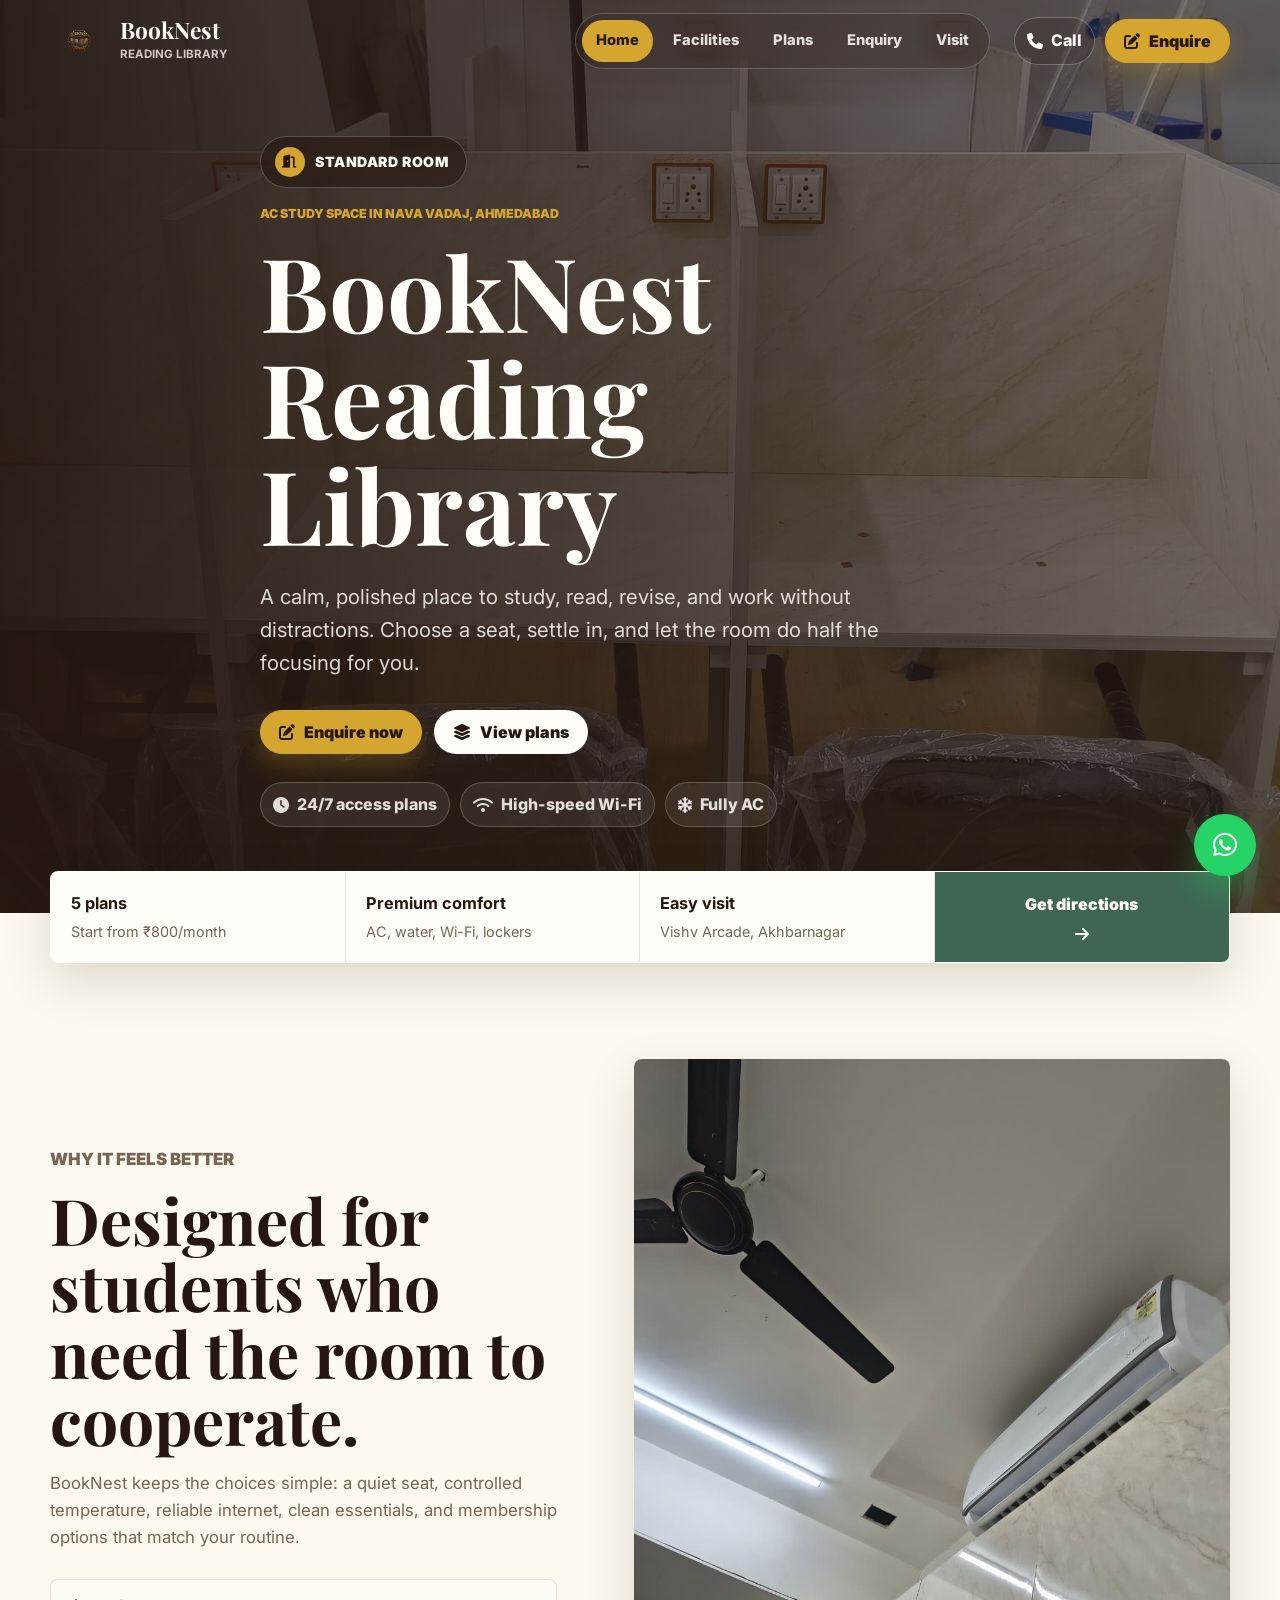
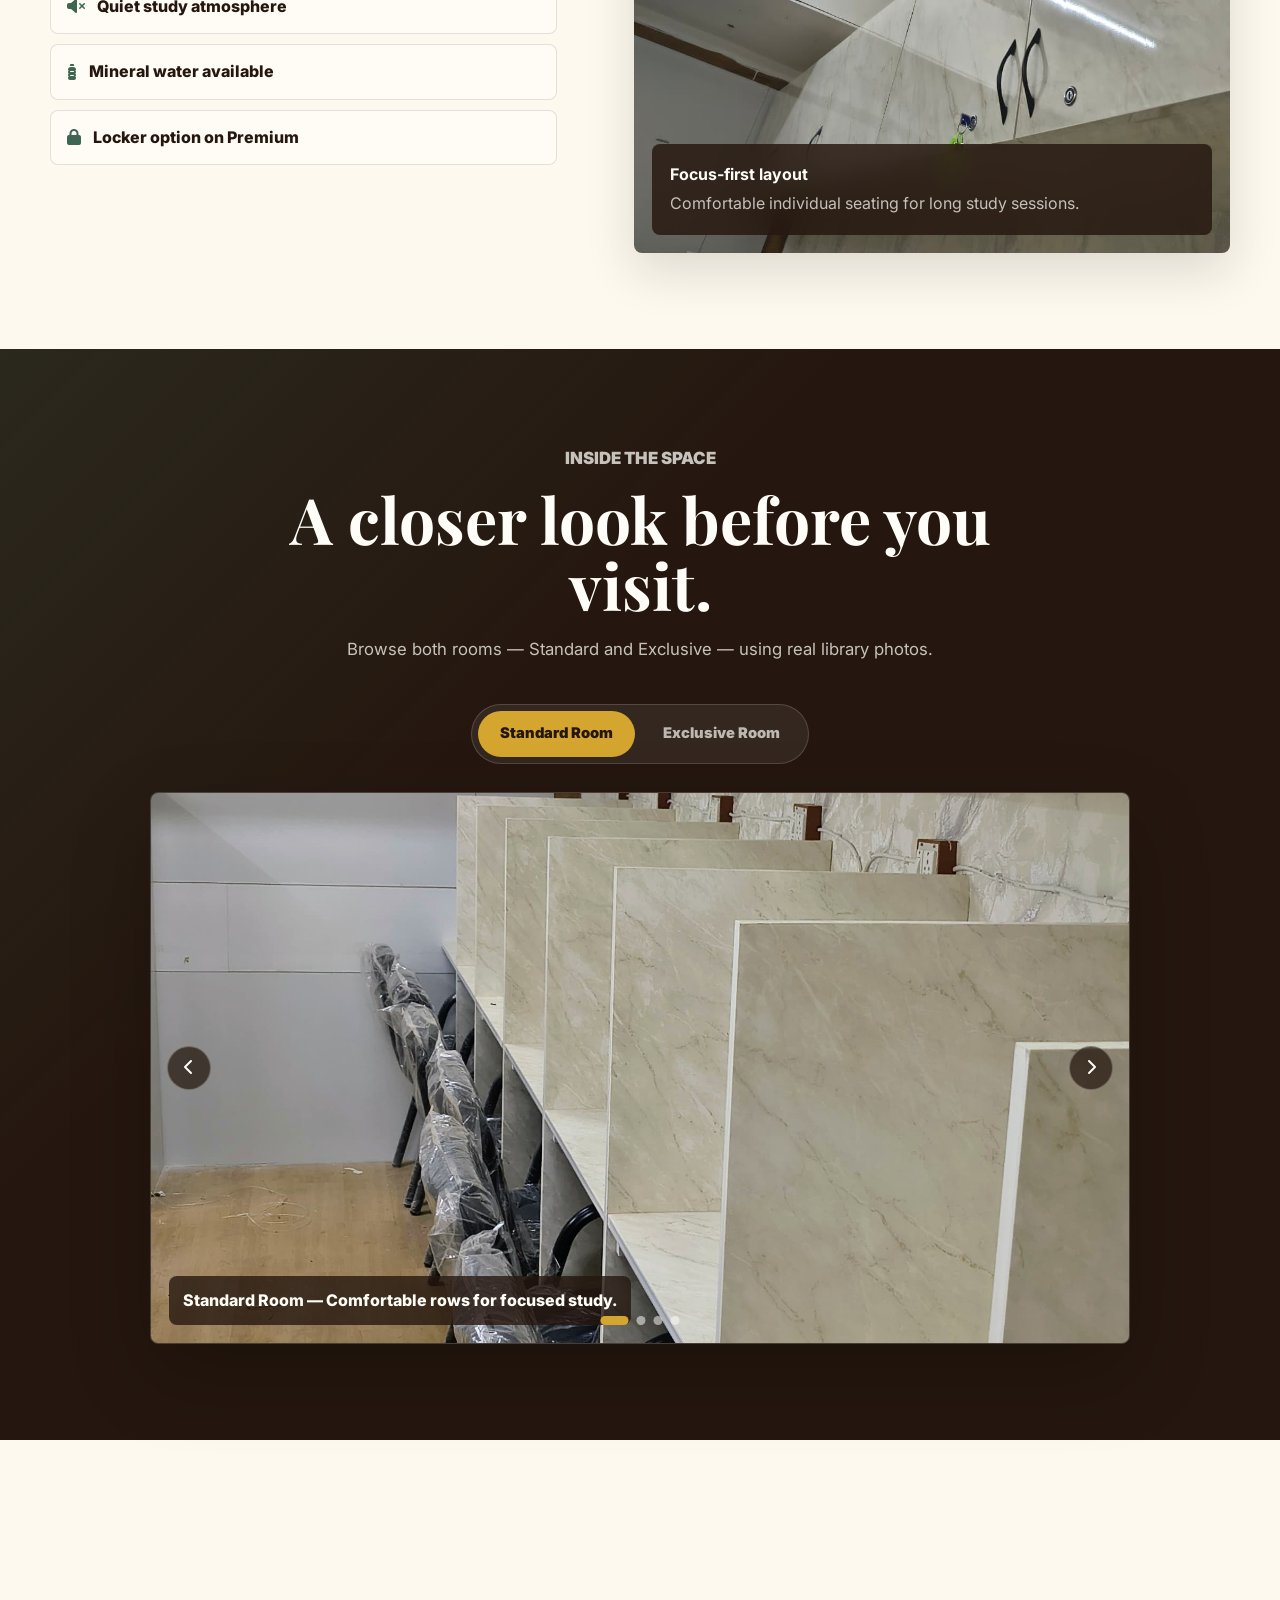
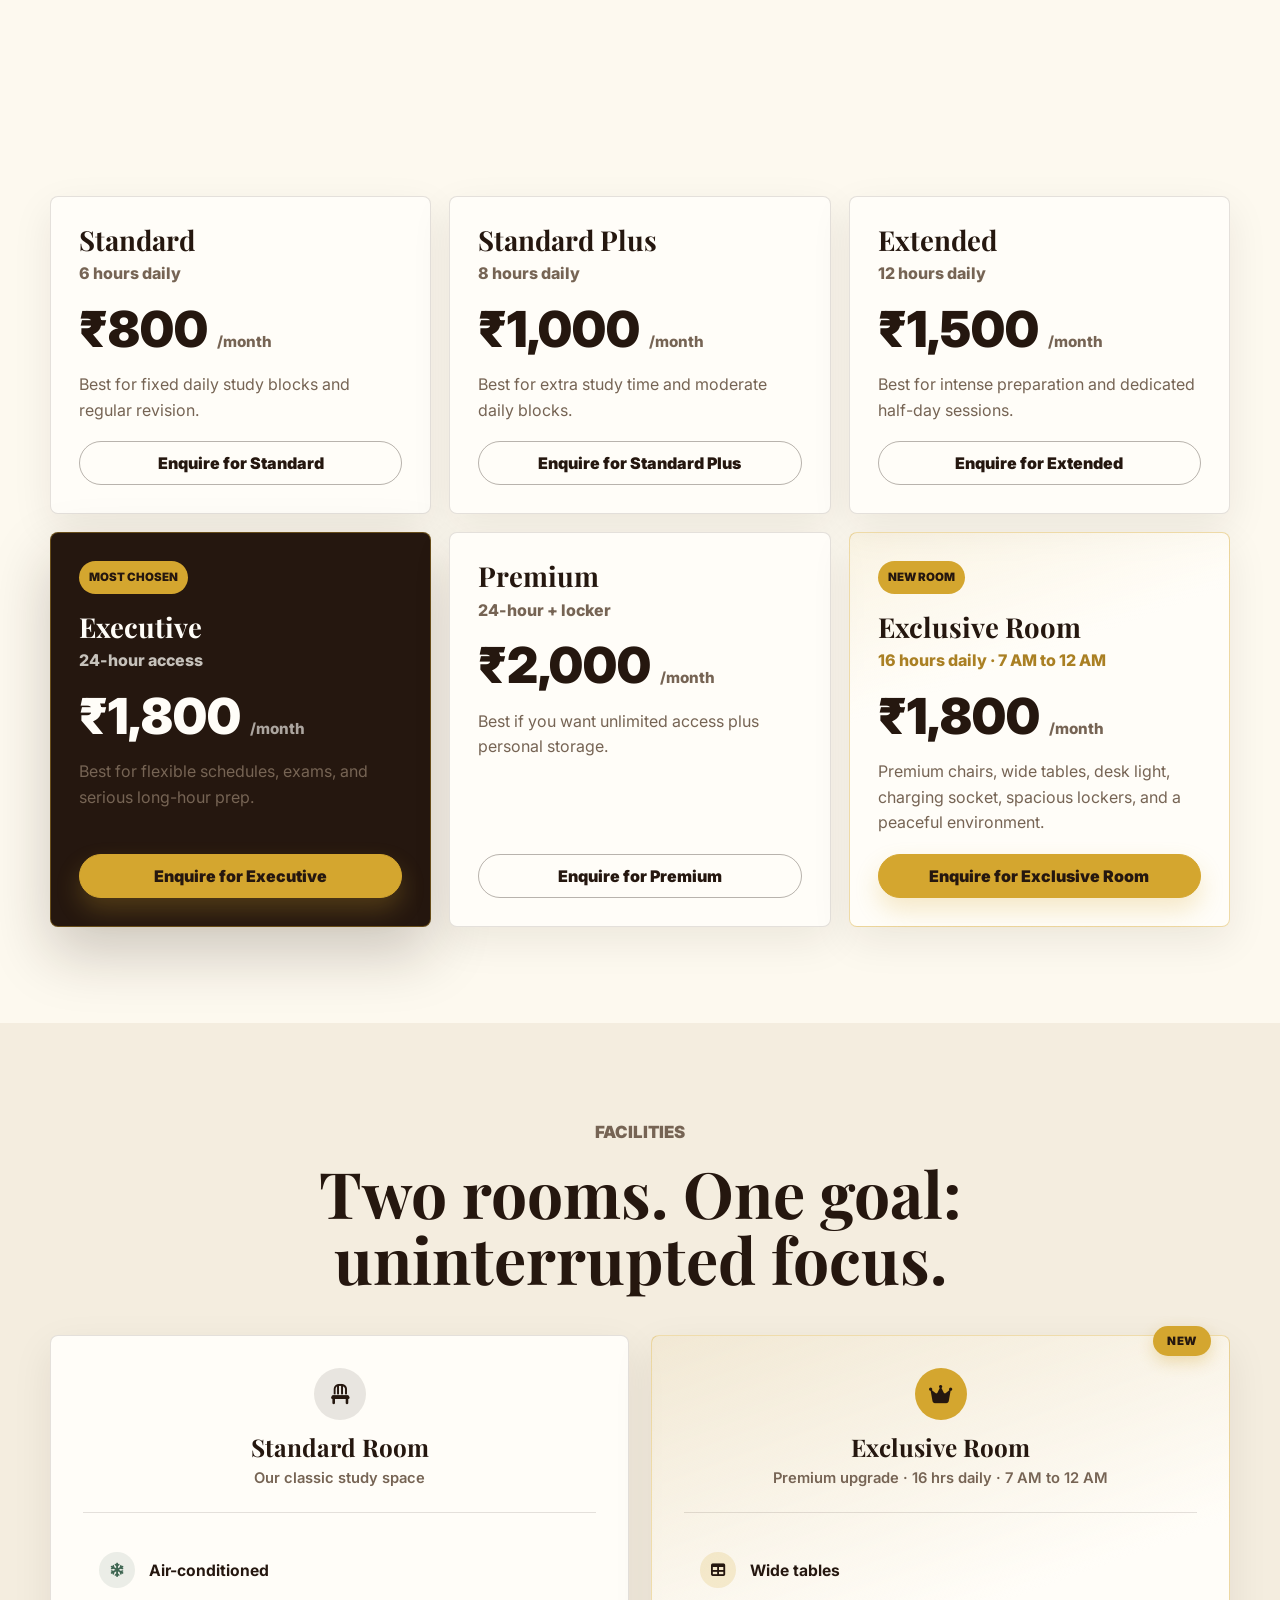
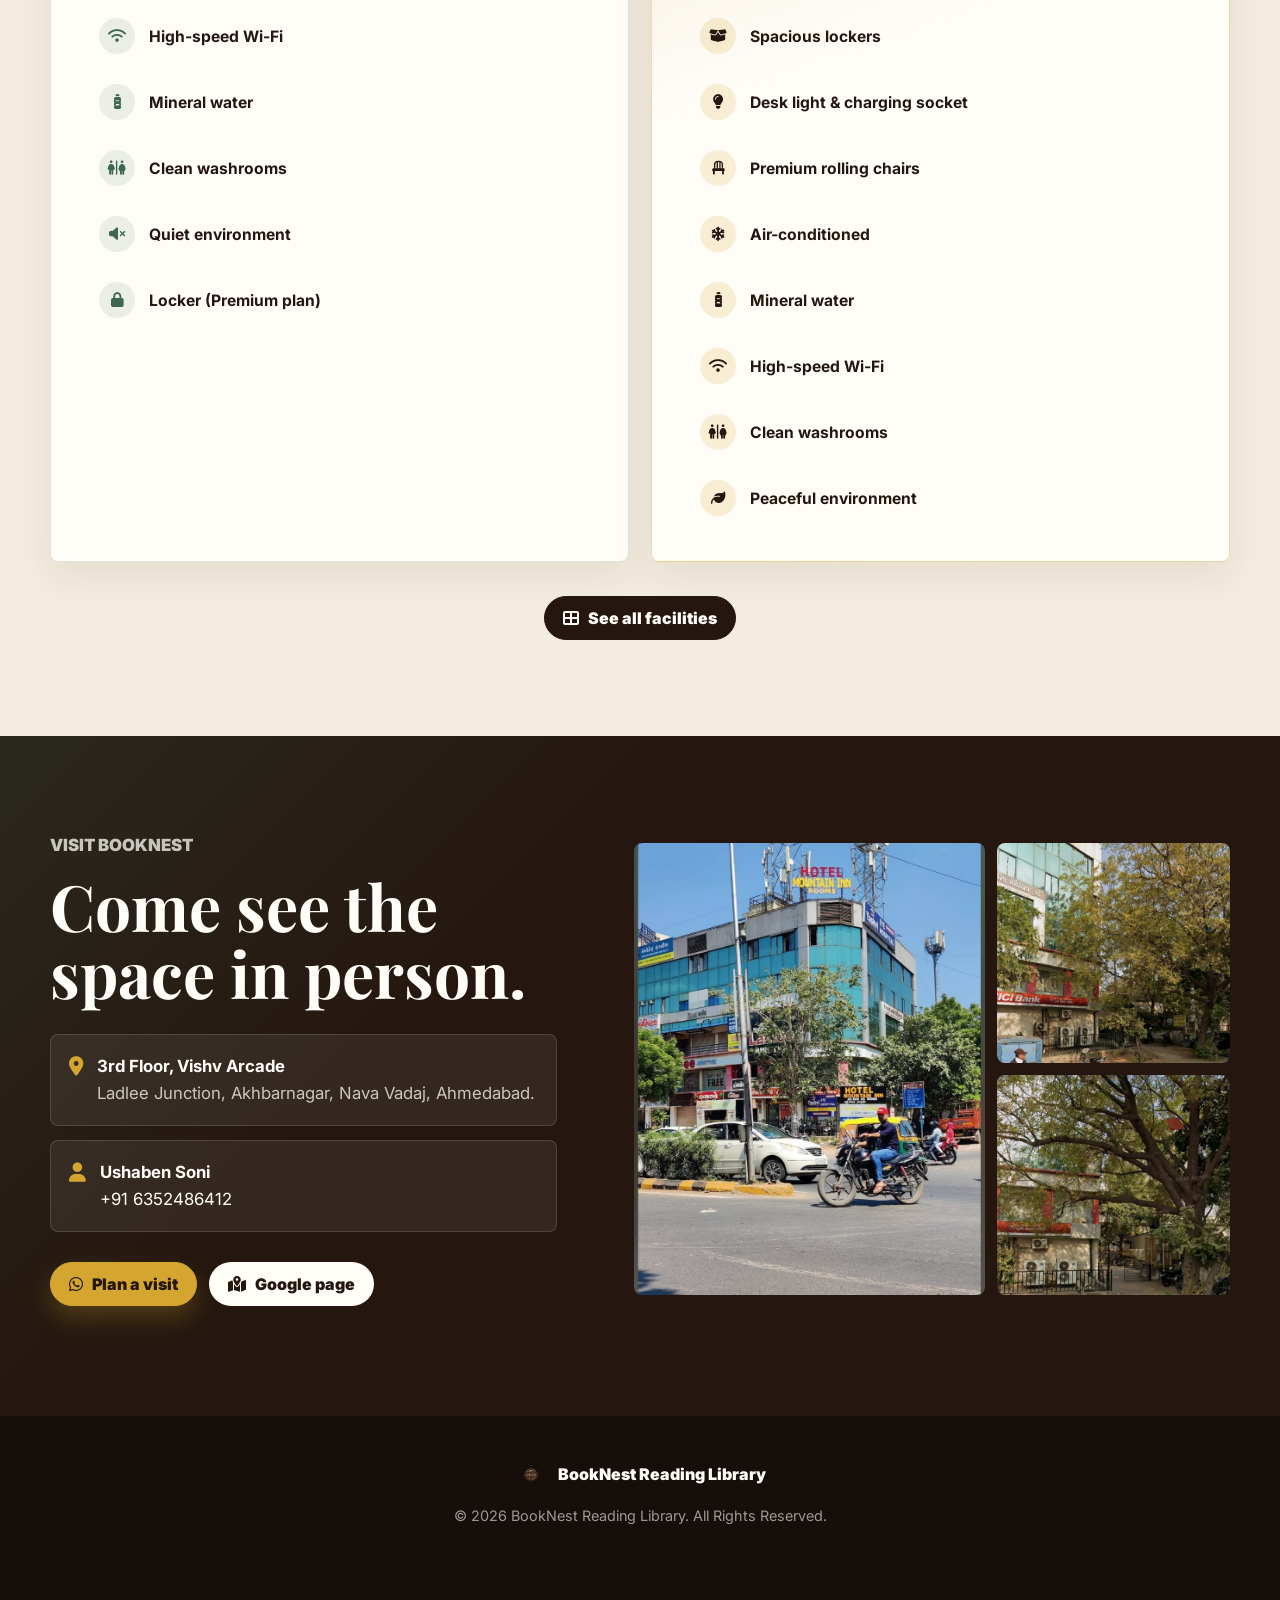
<file: index.html>
<!DOCTYPE html>
<html lang="en">

<head>
    <meta charset="UTF-8">
    <meta name="viewport" content="width=device-width, initial-scale=1.0">
    <meta name="description" content="BookNest Reading Library in Nava Vadaj, Ahmedabad. A calm AC study space with Wi-Fi, 24/7 access plans, lockers, water, and clean facilities.">
    <title>BookNest Reading Library | Focus Space in Ahmedabad</title>
    <link rel="icon" type="image/png" href="./logo/WhatsApp_Image_2026-04-27_at_8.40.02_PM-removebg-preview.png">
    <link rel="preconnect" href="https://fonts.googleapis.com">
    <link rel="preconnect" href="https://fonts.gstatic.com" crossorigin>
    <link href="https://fonts.googleapis.com/css2?family=Inter:wght@400;500;600;700;800&family=Playfair+Display:wght@600;700&display=swap" rel="stylesheet">
    <link rel="stylesheet" href="https://cdnjs.cloudflare.com/ajax/libs/font-awesome/6.5.2/css/all.min.css">
    <link rel="stylesheet" href="style.css">
</head>

<body>
    <header class="site-header" data-header>
        <div class="nav-shell">
            <a class="brand" href="index.html" aria-label="BookNest home">
                <img src="./logo/WhatsApp_Image_2026-04-27_at_8.40.02_PM-removebg-preview.png" alt="BookNest logo">
                <span>
                    <strong>BookNest</strong>
                    <small>Reading Library</small>
                </span>
            </a>

            <nav class="primary-nav" aria-label="Primary navigation">
                <a href="index.html" aria-current="page">Home</a>
                <a href="facilities.html">Facilities</a>
                <a href="plans.html">Plans</a>
                <a href="enquiry.html">Enquiry</a>
                <a href="#visit">Visit</a>
            </nav>

            <div class="nav-actions">
                <a class="icon-link" href="tel:+916352486412" aria-label="Call BookNest">
                    <i class="fa-solid fa-phone"></i>
                    <span>Call</span>
                </a>
                <a class="btn btn-gold" href="enquiry.html">
                    <i class="fa-solid fa-pen-to-square"></i>
                    Enquire
                </a>
            </div>

            <button class="nav-toggle" type="button" aria-label="Open menu" aria-expanded="false" aria-controls="mobile-menu" data-nav-toggle>
                <i class="fa-solid fa-bars"></i>
            </button>
        </div>

        <div class="mobile-menu" id="mobile-menu" data-mobile-menu>
            <a href="index.html">Home</a>
            <a href="facilities.html">Facilities</a>
            <a href="plans.html">Plans</a>
            <a href="enquiry.html">Enquiry</a>
            <a href="#visit">Visit</a>
            <a href="tel:+916352486412">Call +91 6352486412</a>
        </div>
    </header>

    <main>
        <section class="hero home-hero" data-hero-switcher>
            <div class="hero-bg hero-bg--standard is-active" style="background-image: url('./photos of library/223436c8-5cd7-426c-996a-768c2611f64a.jpg');"></div>
            <div class="hero-bg hero-bg--exclusive" style="background-image: url('./new room/wide view.jpg');"></div>
            <div class="hero-overlay"></div>
            <div class="hero-content reveal">
                <div class="hero-room-label" data-room-label>
                    <span class="room-label-icon"><i class="fa-solid fa-door-open"></i></span>
                    <span class="room-label-text" data-room-label-text>Standard Room</span>
                </div>
                <p class="eyebrow">AC study space in Nava Vadaj, Ahmedabad</p>
                <h1>BookNest Reading Library</h1>
                <p class="hero-copy">A calm, polished place to study, read, revise, and work without distractions. Choose a seat, settle in, and let the room do half the focusing for you.</p>
                <div class="hero-actions">
                    <a class="btn btn-gold" href="enquiry.html">
                        <i class="fa-solid fa-pen-to-square"></i>
                        Enquire now
                    </a>
                    <a class="btn btn-light" href="plans.html">
                        <i class="fa-solid fa-layer-group"></i>
                        View plans
                    </a>
                </div>
                <div class="hero-meta" aria-label="Library highlights">
                    <span><i class="fa-solid fa-clock"></i> 24/7 access plans</span>
                    <span><i class="fa-solid fa-wifi"></i> High-speed Wi-Fi</span>
                    <span><i class="fa-solid fa-snowflake"></i> Fully AC</span>
                </div>
            </div>
        </section>

        <section class="quick-strip" aria-label="Quick library details">
            <div>
                <strong>5 plans</strong>
                <span>Start from &#8377;800/month</span>
            </div>
            <div>
                <strong>Premium comfort</strong>
                <span>AC, water, Wi-Fi, lockers</span>
            </div>
            <div>
                <strong>Easy visit</strong>
                <span>Vishv Arcade, Akhbarnagar</span>
            </div>
            <a href="#visit">
                Get directions
                <i class="fa-solid fa-arrow-right"></i>
            </a>
        </section>

        <section class="section section-light">
            <div class="section-grid align-center">
                <div class="section-copy reveal">
                    <p class="eyebrow">Why it feels better</p>
                    <h2>Designed for students who need the room to cooperate.</h2>
                    <p>BookNest keeps the choices simple: a quiet seat, controlled temperature, reliable internet, clean essentials, and membership options that match your routine.</p>
                    <div class="feature-list">
                        <span><i class="fa-solid fa-volume-xmark"></i> Quiet study atmosphere</span>
                        <span><i class="fa-solid fa-bottle-water"></i> Mineral water available</span>
                        <span><i class="fa-solid fa-lock"></i> Locker option on Premium</span>
                    </div>
                </div>

                <div class="image-card reveal">
                    <img src="./photos of library/WhatsApp Image 2026-05-12 at 2.12.02 PM.jpeg" alt="BookNest reading area with individual desks">
                    <div class="image-note">
                        <strong>Focus-first layout</strong>
                        <span>Comfortable individual seating for long study sessions.</span>
                    </div>
                </div>
            </div>
        </section>

        <section class="section section-dark">
            <div class="section-heading reveal">
                <p class="eyebrow">Inside the space</p>
                <h2>A closer look before you visit.</h2>
                <p>Browse both rooms — Standard and Exclusive — using real library photos.</p>
            </div>

            <div class="room-tabs" data-room-tabs>
                <button class="room-tab is-active" data-room-tab="standard" type="button">Standard Room</button>
                <button class="room-tab" data-room-tab="exclusive" type="button">Exclusive Room</button>
            </div>

            <div class="carousel reveal" data-carousel data-autoplay="5200" data-room-carousel="standard">
                <div class="carousel-track">
                    <figure class="carousel-slide">
                        <img src="./photos of library/a7e9063f-65ca-4392-b2ff-01fb7ee93828.jpg" alt="Standard room seating area">
                        <figcaption>Standard Room — Comfortable rows for focused study.</figcaption>
                    </figure>
                    <figure class="carousel-slide">
                        <img src="./photos of library/b2025b64-4ef3-4805-8c76-f649030d92d9.jpg" alt="Standard room desks and chairs">
                        <figcaption>Standard Room — Simple desks, clean lines, fewer distractions.</figcaption>
                    </figure>
                    <figure class="carousel-slide">
                        <img src="./photos of library/f5176aee-6405-4f60-8537-ad915df995c6.jpg" alt="Standard room study area">
                        <figcaption>Standard Room — Bright, tidy interiors for everyday consistency.</figcaption>
                    </figure>
                    <figure class="carousel-slide">
                        <img src="./photos of library/223436c8-5cd7-426c-996a-768c2611f64a.jpg" alt="Standard room quiet seating">
                        <figcaption>Standard Room — A calm space for long revision hours.</figcaption>
                    </figure>
                </div>
                <button class="carousel-btn carousel-prev" type="button" data-carousel-prev aria-label="Previous photo">
                    <i class="fa-solid fa-chevron-left"></i>
                </button>
                <button class="carousel-btn carousel-next" type="button" data-carousel-next aria-label="Next photo">
                    <i class="fa-solid fa-chevron-right"></i>
                </button>
                <div class="carousel-dots" data-carousel-dots aria-label="Gallery controls"></div>
            </div>

            <div class="carousel reveal" data-carousel data-autoplay="5200" data-room-carousel="exclusive" style="display:none;">
                <div class="carousel-track">
                    <figure class="carousel-slide">
                        <img src="./new room/wide view.jpg" alt="Exclusive room wide view">
                        <figcaption>Exclusive Room — Spacious premium study environment.</figcaption>
                    </figure>
                    <figure class="carousel-slide">
                        <img src="./new room/seat with chair.jpg" alt="Exclusive room seat with chair">
                        <figcaption>Exclusive Room — Premium rolling chairs with wide desks.</figcaption>
                    </figure>
                    <figure class="carousel-slide">
                        <img src="./new room/seat with chair 2.jpg" alt="Exclusive room seating">
                        <figcaption>Exclusive Room — Desk light and charging socket at every seat.</figcaption>
                    </figure>
                    <figure class="carousel-slide">
                        <img src="./new room/chair.jpg" alt="Exclusive room premium chair">
                        <figcaption>Exclusive Room — Ergonomic rolling chairs for extended sessions.</figcaption>
                    </figure>
                    <figure class="carousel-slide">
                        <img src="./new room/locker.jpg" alt="Exclusive room spacious lockers">
                        <figcaption>Exclusive Room — Spacious personal lockers for your belongings.</figcaption>
                    </figure>
                    <figure class="carousel-slide">
                        <img src="./new room/IMG_20260805_201148850_HDR.jpg" alt="Exclusive room interior">
                        <figcaption>Exclusive Room — Bright, modern interiors with AC comfort.</figcaption>
                    </figure>
                    <figure class="carousel-slide">
                        <img src="./new room/IMG_20260805_201204030.jpg" alt="Exclusive room layout">
                        <figcaption>Exclusive Room — Designed for a peaceful, focused environment.</figcaption>
                    </figure>
                </div>
                <button class="carousel-btn carousel-prev" type="button" data-carousel-prev aria-label="Previous photo">
                    <i class="fa-solid fa-chevron-left"></i>
                </button>
                <button class="carousel-btn carousel-next" type="button" data-carousel-next aria-label="Next photo">
                    <i class="fa-solid fa-chevron-right"></i>
                </button>
                <div class="carousel-dots" data-carousel-dots aria-label="Gallery controls"></div>
            </div>
        </section>

        <section class="section section-light">
            <div class="section-heading reveal">
                <p class="eyebrow">Pick your routine</p>
                <h2>Plans that are easy to compare.</h2>
                <p>Choose based on how long you study and whether you want a locker.</p>
            </div>

            <div class="plans-preview">
                <article class="plan-card reveal">
                    <div class="plan-top">
                        <h3>Standard</h3>
                        <span>6 hours daily</span>
                    </div>
                    <p class="price">&#8377;800 <small>/month</small></p>
                    <p>Best for fixed daily study blocks and regular revision.</p>
                    <a class="btn btn-outline" href="enquiry.html?plan=standard">Enquire for Standard</a>
                </article>

                <article class="plan-card reveal">
                    <div class="plan-top">
                        <h3>Standard Plus</h3>
                        <span>8 hours daily</span>
                    </div>
                    <p class="price">&#8377;1,000 <small>/month</small></p>
                    <p>Best for extra study time and moderate daily blocks.</p>
                    <a class="btn btn-outline" href="enquiry.html?plan=standard-plus">Enquire for Standard Plus</a>
                </article>

                <article class="plan-card reveal">
                    <div class="plan-top">
                        <h3>Extended</h3>
                        <span>12 hours daily</span>
                    </div>
                    <p class="price">&#8377;1,500 <small>/month</small></p>
                    <p>Best for intense preparation and dedicated half-day sessions.</p>
                    <a class="btn btn-outline" href="enquiry.html?plan=extended">Enquire for Extended</a>
                </article>

                <article class="plan-card plan-featured reveal">
                    <div class="popular-tag">Most chosen</div>
                    <div class="plan-top">
                        <h3>Executive</h3>
                        <span>24-hour access</span>
                    </div>
                    <p class="price">&#8377;1,800 <small>/month</small></p>
                    <p>Best for flexible schedules, exams, and serious long-hour prep.</p>
                    <a class="btn btn-gold" href="enquiry.html?plan=executive">Enquire for Executive</a>
                </article>

                <article class="plan-card reveal">
                    <div class="plan-top">
                        <h3>Premium</h3>
                        <span>24-hour + locker</span>
                    </div>
                    <p class="price">&#8377;2,000 <small>/month</small></p>
                    <p>Best if you want unlimited access plus personal storage.</p>
                    <a class="btn btn-outline" href="enquiry.html?plan=premium">Enquire for Premium</a>
                </article>

                <article class="plan-card room-exclusive-card reveal">
                    <div class="popular-tag" style="background: var(--gold);">New Room</div>
                    <div class="plan-top">
                        <h3>Exclusive Room</h3>
                        <span>16 hours daily &middot; 7 AM to 12 AM</span>
                    </div>
                    <p class="price">&#8377;1,800 <small>/month</small></p>
                    <p>Premium chairs, wide tables, desk light, charging socket, spacious lockers, and a peaceful environment.</p>
                    <a class="btn btn-gold" href="enquiry.html?plan=exclusive-room">Enquire for Exclusive Room</a>
                </article>
            </div>
        </section>

        <section class="section section-muted">
            <div class="section-heading reveal">
                <p class="eyebrow">Facilities</p>
                <h2>Two rooms. One goal: uninterrupted focus.</h2>
            </div>

            <div class="room-compare" id="room-compare">
                <div class="room-compare-col reveal">
                    <div class="room-compare-header room-compare-header--standard">
                        <i class="fa-solid fa-chair"></i>
                        <h3>Standard Room</h3>
                        <span>Our classic study space</span>
                    </div>
                    <ul class="room-facility-list">
                        <li><i class="fa-solid fa-snowflake"></i> Air-conditioned</li>
                        <li><i class="fa-solid fa-wifi"></i> High-speed Wi-Fi</li>
                        <li><i class="fa-solid fa-bottle-water"></i> Mineral water</li>
                        <li><i class="fa-solid fa-restroom"></i> Clean washrooms</li>
                        <li><i class="fa-solid fa-volume-xmark"></i> Quiet environment</li>
                        <li><i class="fa-solid fa-lock"></i> Locker (Premium plan)</li>
                    </ul>
                </div>

                <div class="room-compare-col room-compare-col--exclusive reveal">
                    <div class="room-badge">New</div>
                    <div class="room-compare-header room-compare-header--exclusive">
                        <i class="fa-solid fa-crown"></i>
                        <h3>Exclusive Room</h3>
                        <span>Premium upgrade &middot; 16 hrs daily &middot; 7 AM to 12 AM</span>
                    </div>
                    <ul class="room-facility-list">
                        <li><i class="fa-solid fa-table"></i> Wide tables</li>
                        <li><i class="fa-solid fa-box-open"></i> Spacious lockers</li>
                        <li><i class="fa-solid fa-lightbulb"></i> Desk light &amp; charging socket</li>
                        <li><i class="fa-solid fa-chair"></i> Premium rolling chairs</li>
                        <li><i class="fa-solid fa-snowflake"></i> Air-conditioned</li>
                        <li><i class="fa-solid fa-bottle-water"></i> Mineral water</li>
                        <li><i class="fa-solid fa-wifi"></i> High-speed Wi-Fi</li>
                        <li><i class="fa-solid fa-restroom"></i> Clean washrooms</li>
                        <li><i class="fa-solid fa-leaf"></i> Peaceful environment</li>
                    </ul>
                </div>
            </div>

            <div class="center-action reveal">
                <a class="btn btn-dark" href="facilities.html">
                    <i class="fa-solid fa-table-cells-large"></i>
                    See all facilities
                </a>
            </div>
        </section>

        <section class="section section-dark visit-section" id="visit">
            <div class="section-grid align-center">
                <div class="visit-copy reveal">
                    <p class="eyebrow">Visit BookNest</p>
                    <h2>Come see the space in person.</h2>
                    <div class="contact-stack">
                        <div>
                            <i class="fa-solid fa-location-dot"></i>
                            <p>
                                <strong>3rd Floor, Vishv Arcade</strong>
                                Ladlee Junction, Akhbarnagar, Nava Vadaj, Ahmedabad.
                            </p>
                        </div>
                        <div>
                            <i class="fa-solid fa-user"></i>
                            <p>
                                <strong>Ushaben Soni</strong>
                                <a href="tel:+916352486412">+91 6352486412</a>
                            </p>
                        </div>
                    </div>
                    <div class="hero-actions">
                        <a class="btn btn-gold" href="https://api.whatsapp.com/send?phone=916352486412&text=Hi%2C%20I%20would%20like%20to%20visit%20BookNest%20Reading%20Library." target="_blank" rel="noreferrer">
                            <i class="fa-brands fa-whatsapp"></i>
                            Plan a visit
                        </a>
                        <a class="btn btn-light" href="https://share.google/HSW4EG1pjG1D4ppFX" target="_blank" rel="noreferrer">
                            <i class="fa-solid fa-map-location-dot"></i>
                            Google page
                        </a>
                    </div>
                </div>

                <div class="exterior-grid reveal" aria-label="Exterior photos">
                    <img src="./the outside for more reference/a2258656-799e-41d6-a034-55044809b318.jpg" alt="BookNest building exterior">
                    <img src="./the outside for more reference/cab314fd-340b-4ee9-b63c-b6560b51e01b.jpg" alt="Building entrance near BookNest">
                    <img src="./the outside for more reference/dd02149e-997e-4c65-a824-62a8354b1008.jpg" alt="Exterior reference for BookNest location">
                </div>
            </div>
        </section>
    </main>

    <div class="mobile-contact-bar" aria-label="Quick contact">
        <a href="tel:+916352486412">
            <i class="fa-solid fa-phone"></i>
            Call
        </a>
        <a href="https://api.whatsapp.com/send?phone=916352486412&text=Hi%2C%20I%20would%20like%20to%20know%20more%20about%20BookNest%20Reading%20Library." target="_blank" rel="noreferrer">
            <i class="fa-brands fa-whatsapp"></i>
            WhatsApp
        </a>
    </div>

    <a class="floating-whatsapp" href="https://api.whatsapp.com/send?phone=916352486412&text=Hi%2C%20I%20would%20like%20to%20know%20more%20about%20BookNest%20Reading%20Library." target="_blank" rel="noreferrer" aria-label="Message BookNest on WhatsApp">
        <i class="fa-brands fa-whatsapp"></i>
    </a>

    <footer class="site-footer">
        <a class="footer-brand" href="index.html">
            <img src="./logo/WhatsApp_Image_2026-04-27_at_8.40.02_PM-removebg-preview.png" alt="BookNest logo">
            <span>BookNest Reading Library</span>
        </a>
        <p>&copy; 2026 BookNest Reading Library. All Rights Reserved.</p>
    </footer>

    <script src="script.js"></script>
</body>

</html>
</file>
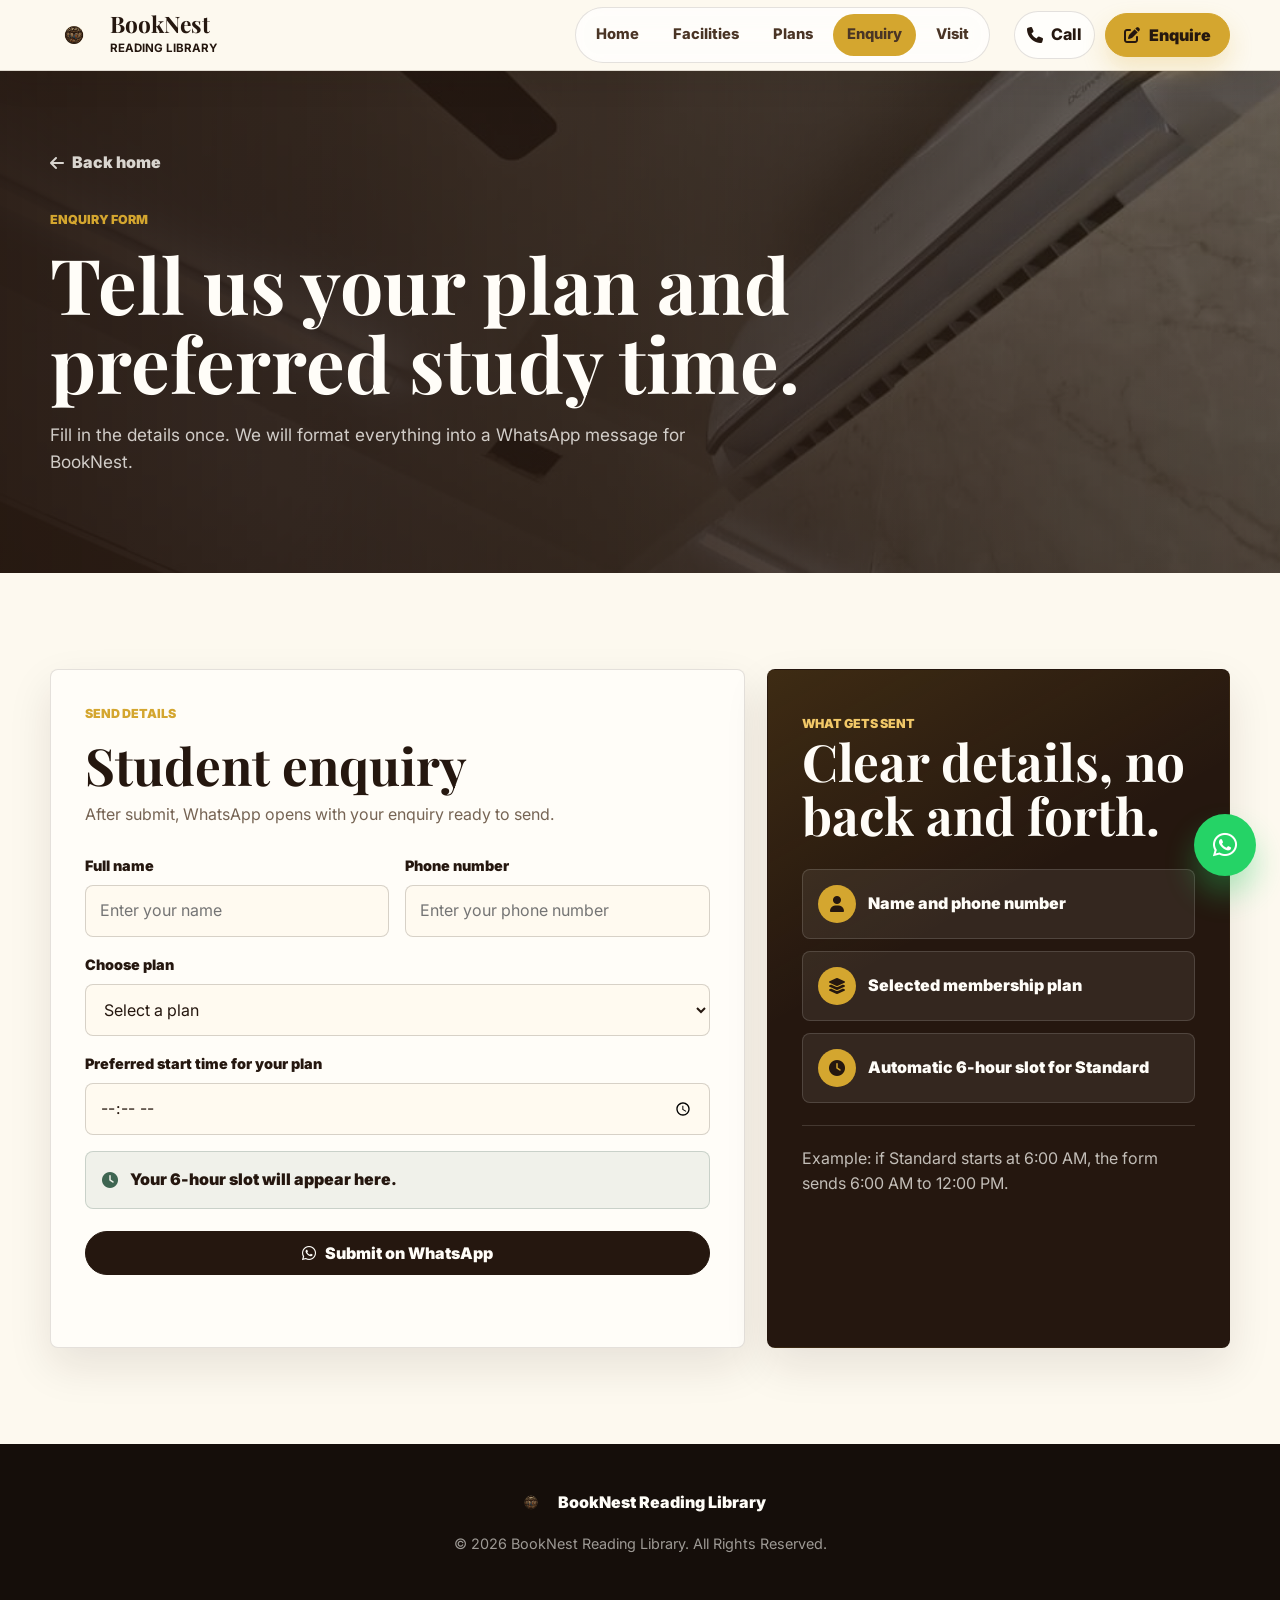
<file: enquiry.html>
<!DOCTYPE html>
<html lang="en">

<head>
    <meta charset="UTF-8">
    <meta name="viewport" content="width=device-width, initial-scale=1.0">
    <meta name="description" content="Send an enquiry to BookNest Reading Library with your name, phone number, preferred plan, and Standard plan time slot.">
    <title>Enquiry | BookNest Reading Library</title>
    <link rel="icon" type="image/png" href="./logo/WhatsApp_Image_2026-04-27_at_8.40.02_PM-removebg-preview.png">
    <link rel="preconnect" href="https://fonts.googleapis.com">
    <link rel="preconnect" href="https://fonts.gstatic.com" crossorigin>
    <link href="https://fonts.googleapis.com/css2?family=Inter:wght@400;500;600;700;800&family=Playfair+Display:wght@600;700&display=swap" rel="stylesheet">
    <link rel="stylesheet" href="https://cdnjs.cloudflare.com/ajax/libs/font-awesome/6.5.2/css/all.min.css">
    <link rel="stylesheet" href="style.css">
</head>

<body>
    <header class="site-header solid" data-header>
        <div class="nav-shell">
            <a class="brand" href="index.html" aria-label="BookNest home">
                <img src="./logo/WhatsApp_Image_2026-04-27_at_8.40.02_PM-removebg-preview.png" alt="BookNest logo">
                <span>
                    <strong>BookNest</strong>
                    <small>Reading Library</small>
                </span>
            </a>

            <nav class="primary-nav" aria-label="Primary navigation">
                <a href="index.html">Home</a>
                <a href="facilities.html">Facilities</a>
                <a href="plans.html">Plans</a>
                <a href="enquiry.html" aria-current="page">Enquiry</a>
                <a href="index.html#visit">Visit</a>
            </nav>

            <div class="nav-actions">
                <a class="icon-link" href="tel:+916352486412" aria-label="Call BookNest">
                    <i class="fa-solid fa-phone"></i>
                    <span>Call</span>
                </a>
                <a class="btn btn-gold" href="#enquiry-form">
                    <i class="fa-solid fa-pen-to-square"></i>
                    Enquire
                </a>
            </div>

            <button class="nav-toggle" type="button" aria-label="Open menu" aria-expanded="false" aria-controls="mobile-menu" data-nav-toggle>
                <i class="fa-solid fa-bars"></i>
            </button>
        </div>

        <div class="mobile-menu" id="mobile-menu" data-mobile-menu>
            <a href="index.html">Home</a>
            <a href="facilities.html">Facilities</a>
            <a href="plans.html">Plans</a>
            <a href="enquiry.html">Enquiry</a>
            <a href="index.html#visit">Visit</a>
            <a href="tel:+916352486412">Call +91 6352486412</a>
        </div>
    </header>

    <main class="page-main">
        <section class="page-hero compact-hero enquiry-hero">
            <div class="page-hero-bg" style="background-image: url('./photos of library/WhatsApp Image 2026-05-12 at 2.12.02 PM.jpeg');"></div>
            <div class="hero-overlay"></div>
            <div class="page-hero-content reveal">
                <a class="back-link" href="index.html">
                    <i class="fa-solid fa-arrow-left"></i>
                    Back home
                </a>
                <p class="eyebrow">Enquiry form</p>
                <h1>Tell us your plan and preferred study time.</h1>
                <p>Fill in the details once. We will format everything into a WhatsApp message for BookNest.</p>
            </div>
        </section>

        <section class="section section-light" id="enquiry-form">
            <div class="enquiry-shell">
                <form class="enquiry-card reveal" data-enquiry-form>
                    <div class="form-heading">
                        <p class="eyebrow">Send details</p>
                        <h2>Student enquiry</h2>
                        <p>After submit, WhatsApp opens with your enquiry ready to send.</p>
                    </div>

                    <div class="form-grid">
                        <label class="field">
                            <span>Full name</span>
                            <input type="text" name="name" placeholder="Enter your name" autocomplete="name" required>
                        </label>

                        <label class="field">
                            <span>Phone number</span>
                            <input type="tel" name="phone" placeholder="Enter your phone number" autocomplete="tel" inputmode="tel" pattern="[0-9+\-\s]{10,16}" required>
                        </label>

                        <label class="field field-full">
                            <span>Choose plan</span>
                            <select name="plan" data-plan-select required>
                                <option value="">Select a plan</option>
                                <option value="standard">Standard - 6 hours daily - Rs. 800/month</option>
                                <option value="standard-plus">Standard Plus - 8 hours daily - Rs. 1,000/month</option>
                                <option value="extended">Extended - 12 hours daily - Rs. 1,500/month</option>
                                <option value="executive">Executive - 24-hour access - Rs. 1,800/month</option>
                                <option value="premium">Premium - 24-hour access + locker - Rs. 2,000/month</option>
                                <option value="exclusive-room">Exclusive Room - 16 hours daily (7 AM-12 AM) - Rs. 1,800/month</option>
                            </select>
                        </label>

                        <label class="field field-full standard-slot" data-standard-slot hidden>
                            <span>Preferred start time for your plan</span>
                            <input type="time" name="startTime" data-start-time step="900">
                        </label>

                        <div class="slot-preview field-full" data-slot-preview hidden>
                            <i class="fa-solid fa-clock"></i>
                            <span>Your 6-hour slot will appear here.</span>
                        </div>
                    </div>

                    <button class="btn btn-dark enquiry-submit" type="submit">
                        <i class="fa-brands fa-whatsapp"></i>
                        Submit on WhatsApp
                    </button>

                    <p class="form-status" data-form-status aria-live="polite"></p>
                </form>

                <aside class="enquiry-aside reveal">
                    <p class="eyebrow">What gets sent</p>
                    <h2>Clear details, no back and forth.</h2>
                    <div class="mini-plan-list">
                        <div>
                            <i class="fa-solid fa-user"></i>
                            <span>Name and phone number</span>
                        </div>
                        <div>
                            <i class="fa-solid fa-layer-group"></i>
                            <span>Selected membership plan</span>
                        </div>
                        <div>
                            <i class="fa-solid fa-clock"></i>
                            <span>Automatic 6-hour slot for Standard</span>
                        </div>
                    </div>
                    <p class="aside-note">Example: if Standard starts at 6:00 AM, the form sends 6:00 AM to 12:00 PM.</p>
                </aside>
            </div>
        </section>
    </main>

    <div class="mobile-contact-bar" aria-label="Quick contact">
        <a href="tel:+916352486412">
            <i class="fa-solid fa-phone"></i>
            Call
        </a>
        <a href="https://api.whatsapp.com/send?phone=916352486412&text=Hi%2C%20I%20would%20like%20to%20know%20more%20about%20BookNest%20Reading%20Library." target="_blank" rel="noreferrer">
            <i class="fa-brands fa-whatsapp"></i>
            WhatsApp
        </a>
    </div>

    <a class="floating-whatsapp" href="https://api.whatsapp.com/send?phone=916352486412&text=Hi%2C%20I%20would%20like%20to%20know%20more%20about%20BookNest%20Reading%20Library." target="_blank" rel="noreferrer" aria-label="Message BookNest on WhatsApp">
        <i class="fa-brands fa-whatsapp"></i>
    </a>

    <footer class="site-footer">
        <a class="footer-brand" href="index.html">
            <img src="./logo/WhatsApp_Image_2026-04-27_at_8.40.02_PM-removebg-preview.png" alt="BookNest logo">
            <span>BookNest Reading Library</span>
        </a>
        <p>&copy; 2026 BookNest Reading Library. All Rights Reserved.</p>
    </footer>

    <script src="script.js"></script>
</body>

</html>
</file>
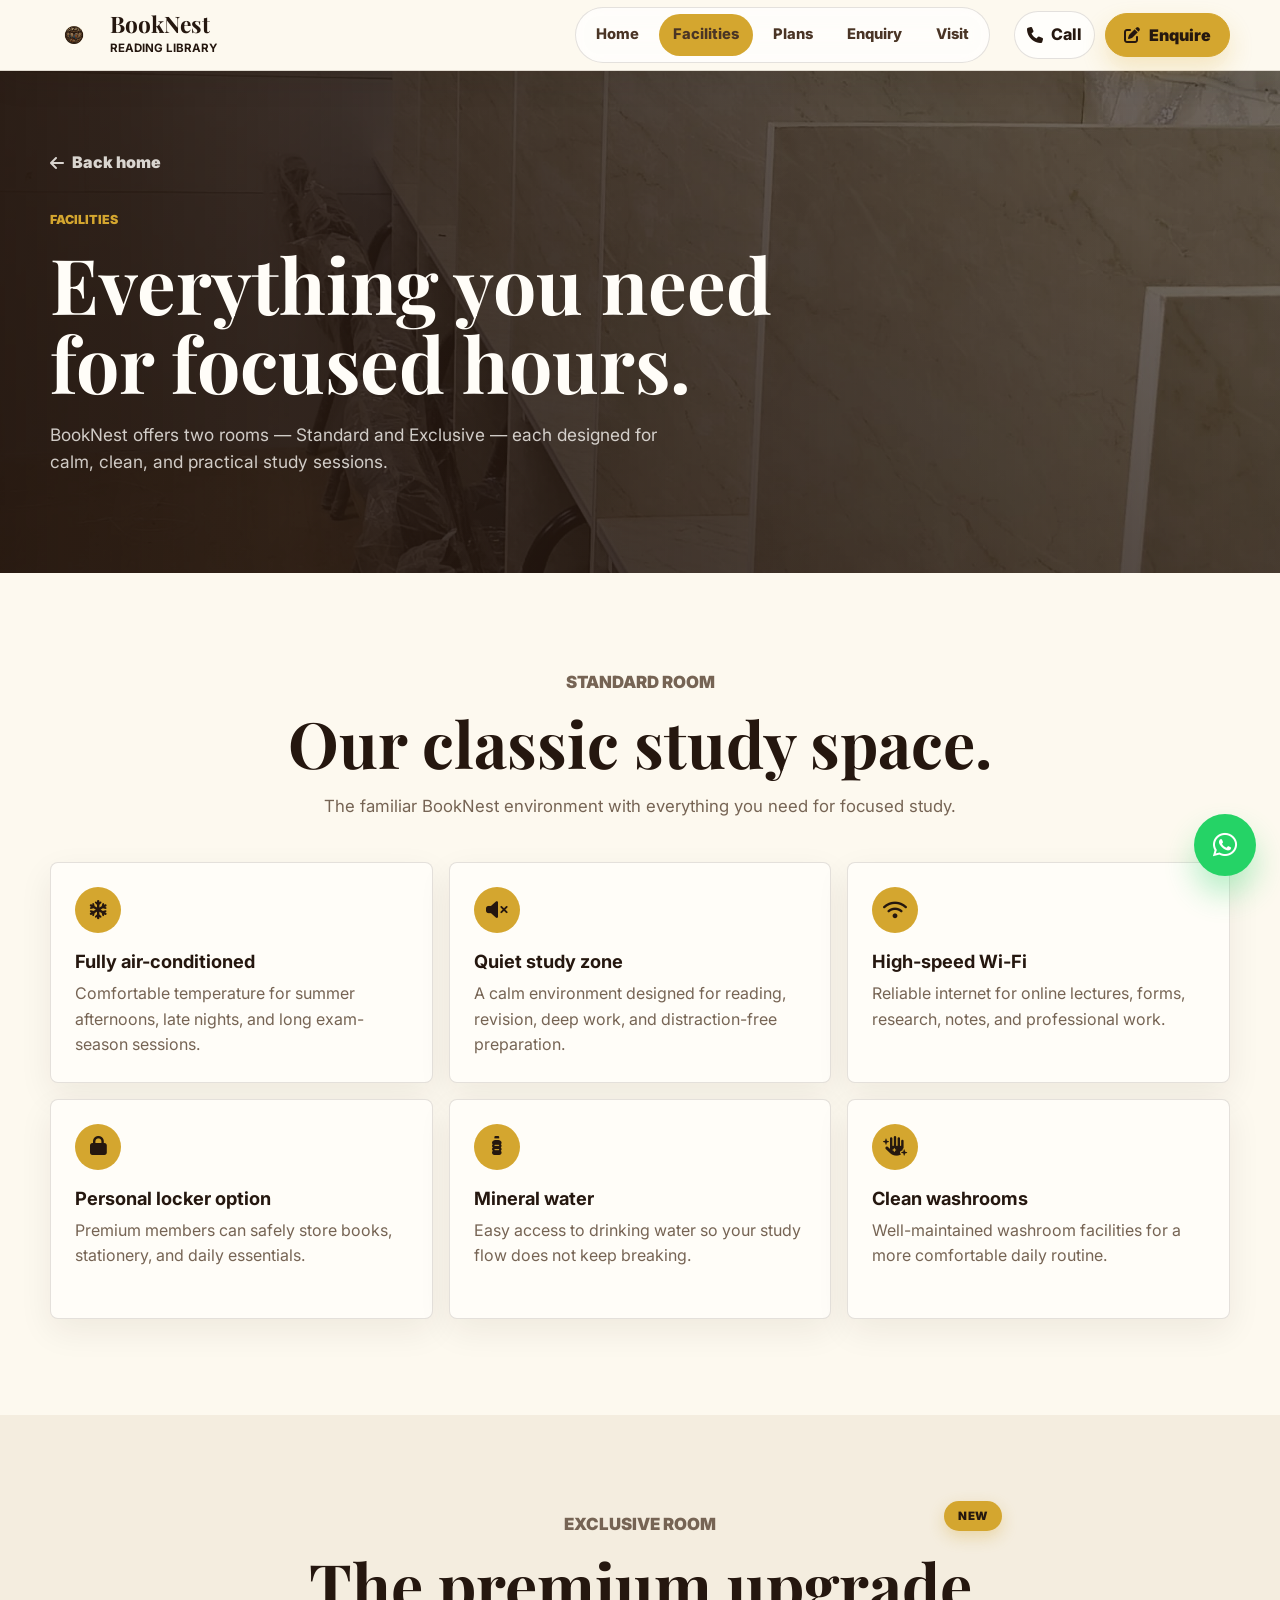
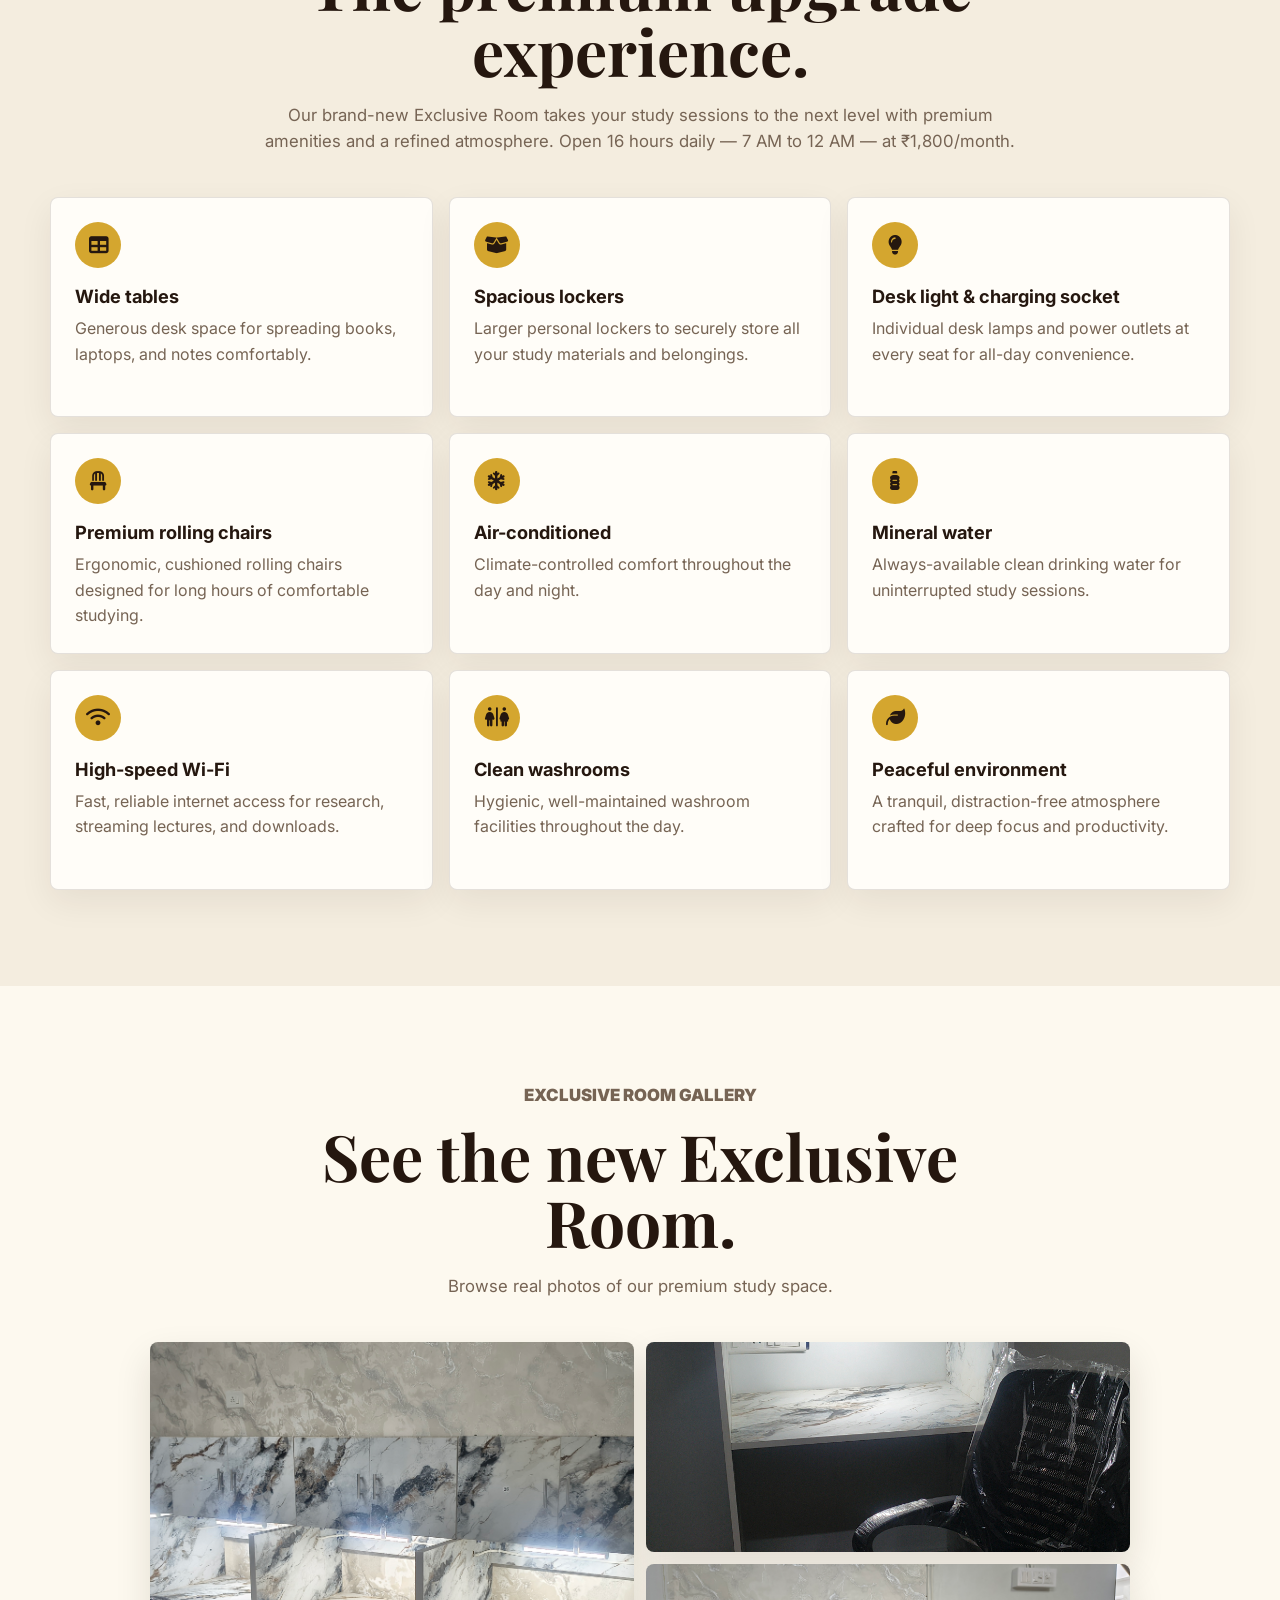
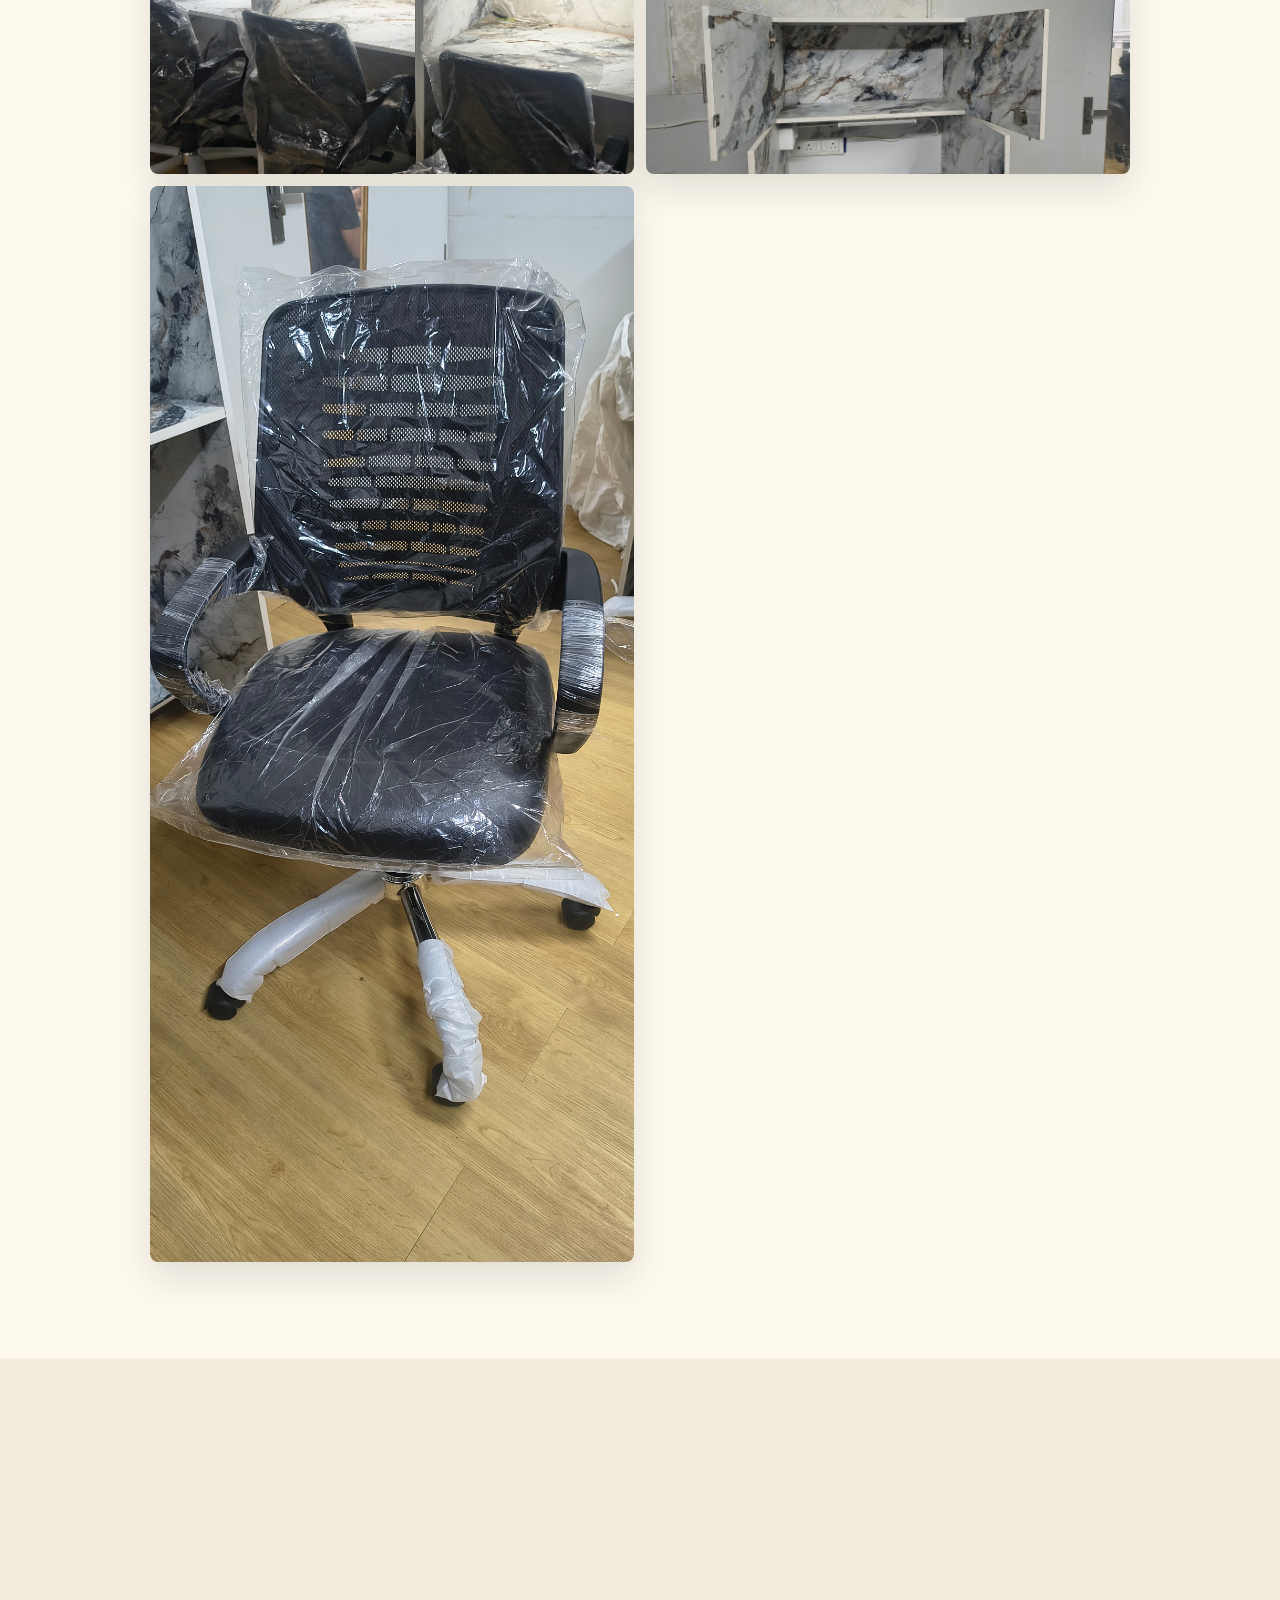
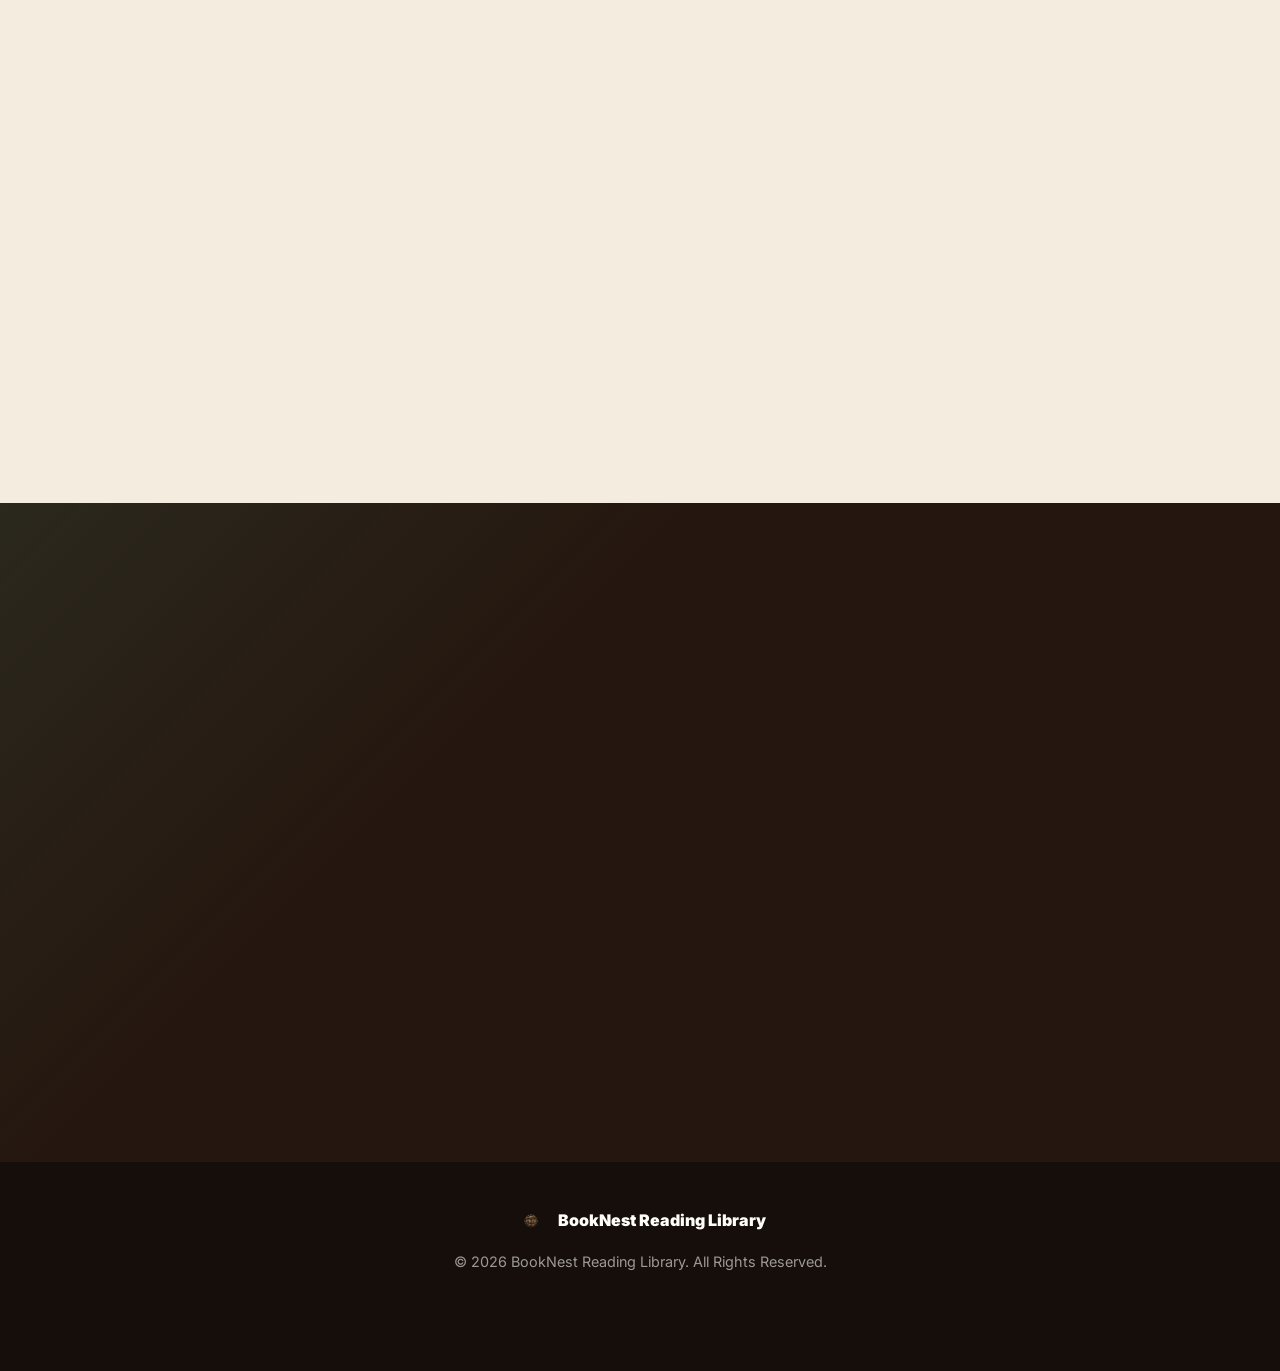
<file: facilities.html>
<!DOCTYPE html>
<html lang="en">

<head>
    <meta charset="UTF-8">
    <meta name="viewport" content="width=device-width, initial-scale=1.0">
    <meta name="description" content="Facilities at BookNest Reading Library: AC study room, quiet environment, Wi-Fi, lockers, mineral water, and hygienic washrooms.">
    <title>Facilities | BookNest Reading Library</title>
    <link rel="icon" type="image/png" href="./logo/WhatsApp_Image_2026-04-27_at_8.40.02_PM-removebg-preview.png">
    <link rel="preconnect" href="https://fonts.googleapis.com">
    <link rel="preconnect" href="https://fonts.gstatic.com" crossorigin>
    <link href="https://fonts.googleapis.com/css2?family=Inter:wght@400;500;600;700;800&family=Playfair+Display:wght@600;700&display=swap" rel="stylesheet">
    <link rel="stylesheet" href="https://cdnjs.cloudflare.com/ajax/libs/font-awesome/6.5.2/css/all.min.css">
    <link rel="stylesheet" href="style.css">
</head>

<body>
    <header class="site-header solid" data-header>
        <div class="nav-shell">
            <a class="brand" href="index.html" aria-label="BookNest home">
                <img src="./logo/WhatsApp_Image_2026-04-27_at_8.40.02_PM-removebg-preview.png" alt="BookNest logo">
                <span>
                    <strong>BookNest</strong>
                    <small>Reading Library</small>
                </span>
            </a>

            <nav class="primary-nav" aria-label="Primary navigation">
                <a href="index.html">Home</a>
                <a href="facilities.html" aria-current="page">Facilities</a>
                <a href="plans.html">Plans</a>
                <a href="enquiry.html">Enquiry</a>
                <a href="index.html#visit">Visit</a>
            </nav>

            <div class="nav-actions">
                <a class="icon-link" href="tel:+916352486412" aria-label="Call BookNest">
                    <i class="fa-solid fa-phone"></i>
                    <span>Call</span>
                </a>
                <a class="btn btn-gold" href="enquiry.html">
                    <i class="fa-solid fa-pen-to-square"></i>
                    Enquire
                </a>
            </div>

            <button class="nav-toggle" type="button" aria-label="Open menu" aria-expanded="false" aria-controls="mobile-menu" data-nav-toggle>
                <i class="fa-solid fa-bars"></i>
            </button>
        </div>

        <div class="mobile-menu" id="mobile-menu" data-mobile-menu>
            <a href="index.html">Home</a>
            <a href="facilities.html">Facilities</a>
            <a href="plans.html">Plans</a>
            <a href="enquiry.html">Enquiry</a>
            <a href="index.html#visit">Visit</a>
            <a href="tel:+916352486412">Call +91 6352486412</a>
        </div>
    </header>

    <main class="page-main">
        <section class="page-hero compact-hero">
            <div class="page-hero-bg" style="background-image: url('./photos of library/a7e9063f-65ca-4392-b2ff-01fb7ee93828.jpg');"></div>
            <div class="hero-overlay"></div>
            <div class="page-hero-content reveal">
                <a class="back-link" href="index.html">
                    <i class="fa-solid fa-arrow-left"></i>
                    Back home
                </a>
                <p class="eyebrow">Facilities</p>
                <h1>Everything you need for focused hours.</h1>
                <p>BookNest offers two rooms — Standard and Exclusive — each designed for calm, clean, and practical study sessions.</p>
            </div>
        </section>

        <section class="section section-light">
            <div class="section-heading reveal">
                <p class="eyebrow">Standard Room</p>
                <h2>Our classic study space.</h2>
                <p>The familiar BookNest environment with everything you need for focused study.</p>
            </div>
            <div class="facility-grid large">
                <article class="facility-card reveal">
                    <i class="fa-solid fa-snowflake"></i>
                    <h3>Fully air-conditioned</h3>
                    <p>Comfortable temperature for summer afternoons, late nights, and long exam-season sessions.</p>
                </article>
                <article class="facility-card reveal">
                    <i class="fa-solid fa-volume-xmark"></i>
                    <h3>Quiet study zone</h3>
                    <p>A calm environment designed for reading, revision, deep work, and distraction-free preparation.</p>
                </article>
                <article class="facility-card reveal">
                    <i class="fa-solid fa-wifi"></i>
                    <h3>High-speed Wi-Fi</h3>
                    <p>Reliable internet for online lectures, forms, research, notes, and professional work.</p>
                </article>
                <article class="facility-card reveal">
                    <i class="fa-solid fa-lock"></i>
                    <h3>Personal locker option</h3>
                    <p>Premium members can safely store books, stationery, and daily essentials.</p>
                </article>
                <article class="facility-card reveal">
                    <i class="fa-solid fa-bottle-water"></i>
                    <h3>Mineral water</h3>
                    <p>Easy access to drinking water so your study flow does not keep breaking.</p>
                </article>
                <article class="facility-card reveal">
                    <i class="fa-solid fa-hand-sparkles"></i>
                    <h3>Clean washrooms</h3>
                    <p>Well-maintained washroom facilities for a more comfortable daily routine.</p>
                </article>
            </div>
        </section>

        <section class="section section-muted">
            <div class="section-heading reveal">
                <div class="room-badge" style="display:inline-block; margin-bottom: 14px;">New</div>
                <p class="eyebrow">Exclusive Room</p>
                <h2>The premium upgrade experience.</h2>
                <p>Our brand-new Exclusive Room takes your study sessions to the next level with premium amenities and a refined atmosphere. Open 16 hours daily &mdash; 7 AM to 12 AM &mdash; at &#8377;1,800/month.</p>
            </div>
            <div class="facility-grid large">
                <article class="facility-card reveal">
                    <i class="fa-solid fa-table"></i>
                    <h3>Wide tables</h3>
                    <p>Generous desk space for spreading books, laptops, and notes comfortably.</p>
                </article>
                <article class="facility-card reveal">
                    <i class="fa-solid fa-box-open"></i>
                    <h3>Spacious lockers</h3>
                    <p>Larger personal lockers to securely store all your study materials and belongings.</p>
                </article>
                <article class="facility-card reveal">
                    <i class="fa-solid fa-lightbulb"></i>
                    <h3>Desk light &amp; charging socket</h3>
                    <p>Individual desk lamps and power outlets at every seat for all-day convenience.</p>
                </article>
                <article class="facility-card reveal">
                    <i class="fa-solid fa-chair"></i>
                    <h3>Premium rolling chairs</h3>
                    <p>Ergonomic, cushioned rolling chairs designed for long hours of comfortable studying.</p>
                </article>
                <article class="facility-card reveal">
                    <i class="fa-solid fa-snowflake"></i>
                    <h3>Air-conditioned</h3>
                    <p>Climate-controlled comfort throughout the day and night.</p>
                </article>
                <article class="facility-card reveal">
                    <i class="fa-solid fa-bottle-water"></i>
                    <h3>Mineral water</h3>
                    <p>Always-available clean drinking water for uninterrupted study sessions.</p>
                </article>
                <article class="facility-card reveal">
                    <i class="fa-solid fa-wifi"></i>
                    <h3>High-speed Wi-Fi</h3>
                    <p>Fast, reliable internet access for research, streaming lectures, and downloads.</p>
                </article>
                <article class="facility-card reveal">
                    <i class="fa-solid fa-restroom"></i>
                    <h3>Clean washrooms</h3>
                    <p>Hygienic, well-maintained washroom facilities throughout the day.</p>
                </article>
                <article class="facility-card reveal">
                    <i class="fa-solid fa-leaf"></i>
                    <h3>Peaceful environment</h3>
                    <p>A tranquil, distraction-free atmosphere crafted for deep focus and productivity.</p>
                </article>
            </div>
        </section>

        <section class="section section-light">
            <div class="section-heading reveal">
                <p class="eyebrow">Exclusive Room Gallery</p>
                <h2>See the new Exclusive Room.</h2>
                <p>Browse real photos of our premium study space.</p>
            </div>
            <div class="photo-mosaic reveal" style="max-width: 980px; margin: 0 auto;">
                <img src="./new room/wide view.jpg" alt="Exclusive Room wide view">
                <img src="./new room/seat with chair.jpg" alt="Exclusive Room seating">
                <img src="./new room/locker.jpg" alt="Exclusive Room lockers">
                <img src="./new room/chair.jpg" alt="Exclusive Room premium chair">
            </div>
        </section>

        <section class="section section-muted">
            <div class="section-grid align-center reverse-mobile">
                <div class="photo-mosaic reveal">
                    <img src="./photos of library/223436c8-5cd7-426c-996a-768c2611f64a.jpg" alt="Study seats at BookNest">
                    <img src="./photos of library/b2025b64-4ef3-4805-8c76-f649030d92d9.jpg" alt="BookNest library interior">
                    <img src="./photos of library/f5176aee-6405-4f60-8537-ad915df995c6.jpg" alt="BookNest reading room">
                </div>

                <div class="section-copy reveal">
                    <p class="eyebrow">Practical layout</p>
                    <h2>Easy to settle in, easy to return tomorrow.</h2>
                    <p>The best study space is the one that removes tiny daily annoyances. Clear seating, useful amenities, and simple membership choices make BookNest easier to use every day.</p>
                    <div class="feature-list">
                        <span><i class="fa-solid fa-chair"></i> Individual study seating</span>
                        <span><i class="fa-solid fa-lightbulb"></i> Bright indoor environment</span>
                        <span><i class="fa-solid fa-clipboard-check"></i> Simple monthly plans</span>
                    </div>
                </div>
            </div>
        </section>

        <section class="section section-dark">
            <div class="section-heading reveal">
                <p class="eyebrow">A better day at the library</p>
                <h2>From arrival to revision, the flow stays simple.</h2>
            </div>

            <div class="flow-grid">
                <article class="flow-step reveal">
                    <span>01</span>
                    <h3>Arrive and settle</h3>
                    <p>Reach Vishv Arcade, take your seat, and keep your phone on quiet mode.</p>
                </article>
                <article class="flow-step reveal">
                    <span>02</span>
                    <h3>Work in calm</h3>
                    <p>Use Wi-Fi, AC comfort, water, and the quiet room to stay focused longer.</p>
                </article>
                <article class="flow-step reveal">
                    <span>03</span>
                    <h3>Come back easily</h3>
                    <p>Monthly plans make your routine predictable, especially during exams.</p>
                </article>
            </div>

            <div class="center-action reveal">
                <a class="btn btn-gold" href="enquiry.html">
                    <i class="fa-solid fa-pen-to-square"></i>
                    Enquire now
                </a>
            </div>
        </section>
    </main>

    <div class="mobile-contact-bar" aria-label="Quick contact">
        <a href="tel:+916352486412">
            <i class="fa-solid fa-phone"></i>
            Call
        </a>
        <a href="https://api.whatsapp.com/send?phone=916352486412&text=Hi%2C%20I%20would%20like%20to%20know%20more%20about%20BookNest%20Reading%20Library." target="_blank" rel="noreferrer">
            <i class="fa-brands fa-whatsapp"></i>
            WhatsApp
        </a>
    </div>

    <a class="floating-whatsapp" href="https://api.whatsapp.com/send?phone=916352486412&text=Hi%2C%20I%20would%20like%20to%20know%20more%20about%20BookNest%20Reading%20Library." target="_blank" rel="noreferrer" aria-label="Message BookNest on WhatsApp">
        <i class="fa-brands fa-whatsapp"></i>
    </a>

    <footer class="site-footer">
        <a class="footer-brand" href="index.html">
            <img src="./logo/WhatsApp_Image_2026-04-27_at_8.40.02_PM-removebg-preview.png" alt="BookNest logo">
            <span>BookNest Reading Library</span>
        </a>
        <p>&copy; 2026 BookNest Reading Library. All Rights Reserved.</p>
    </footer>

    <script src="script.js"></script>
</body>

</html>
</file>
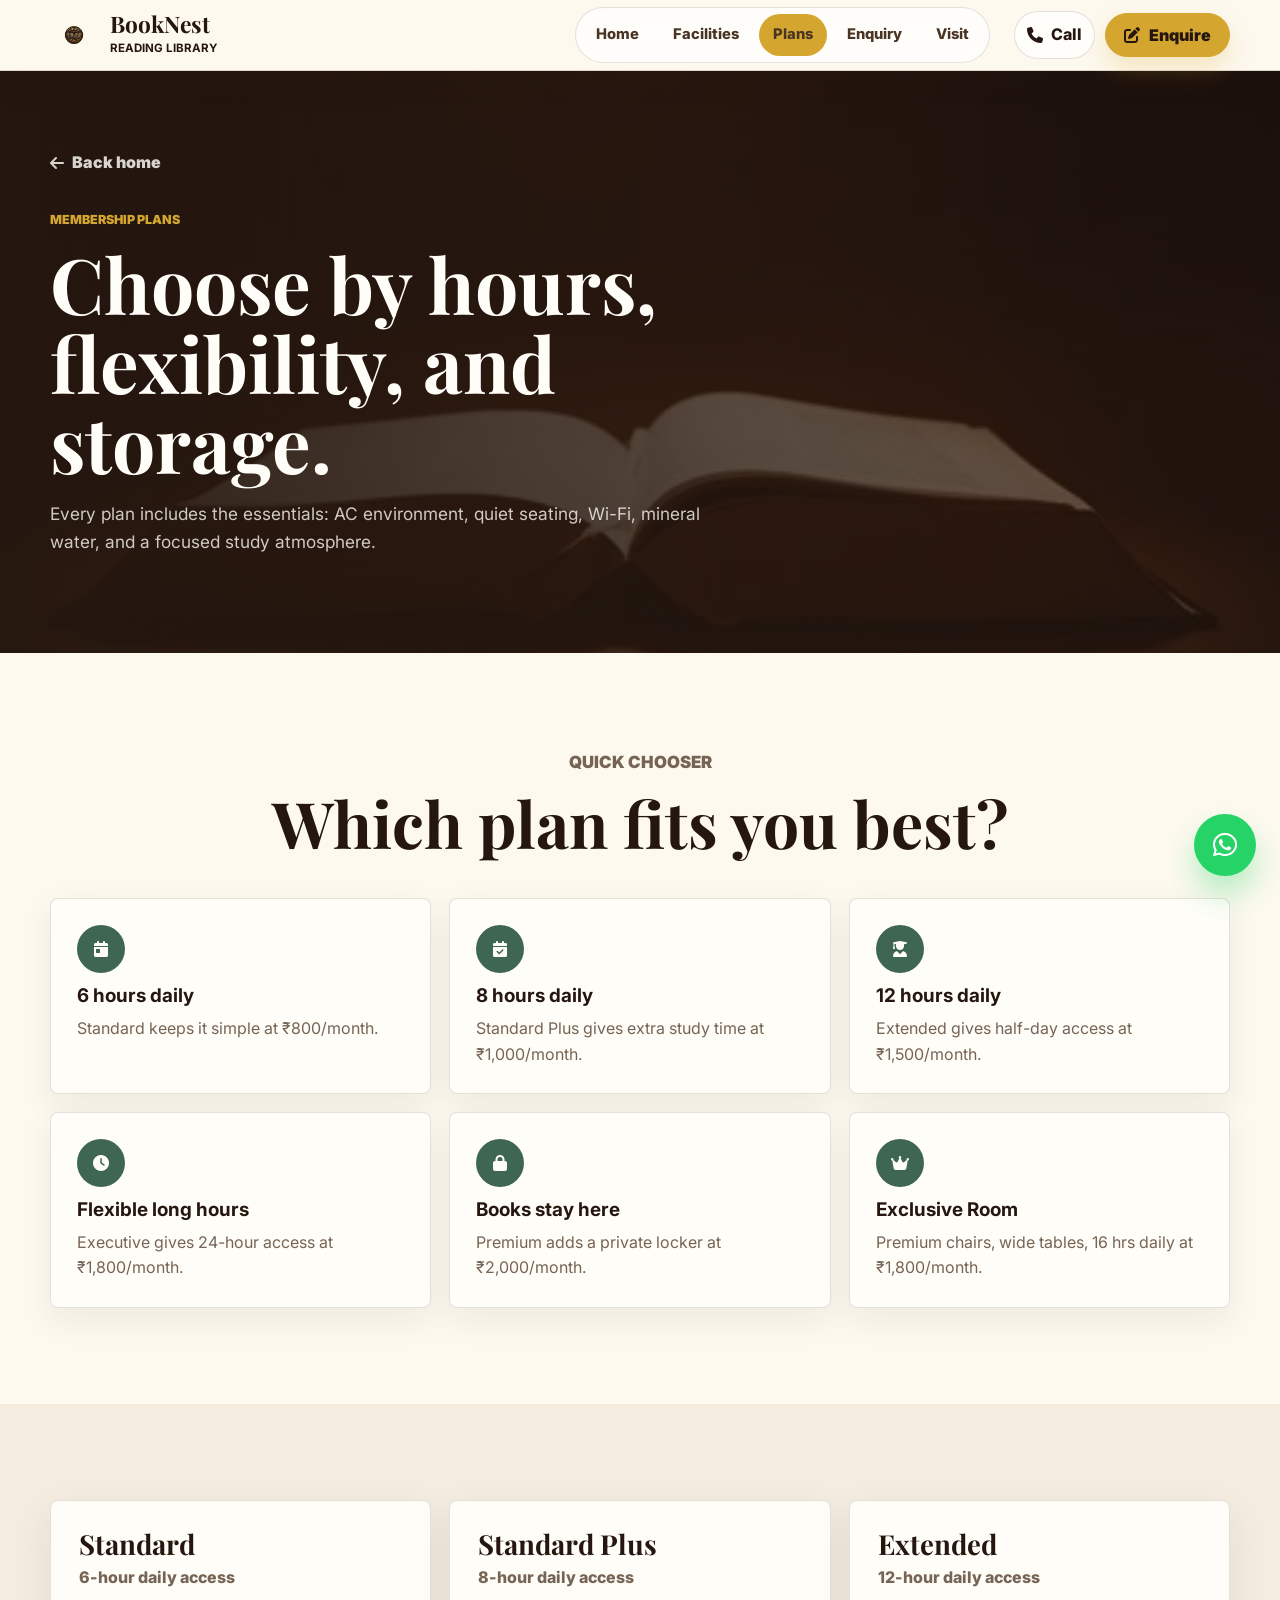
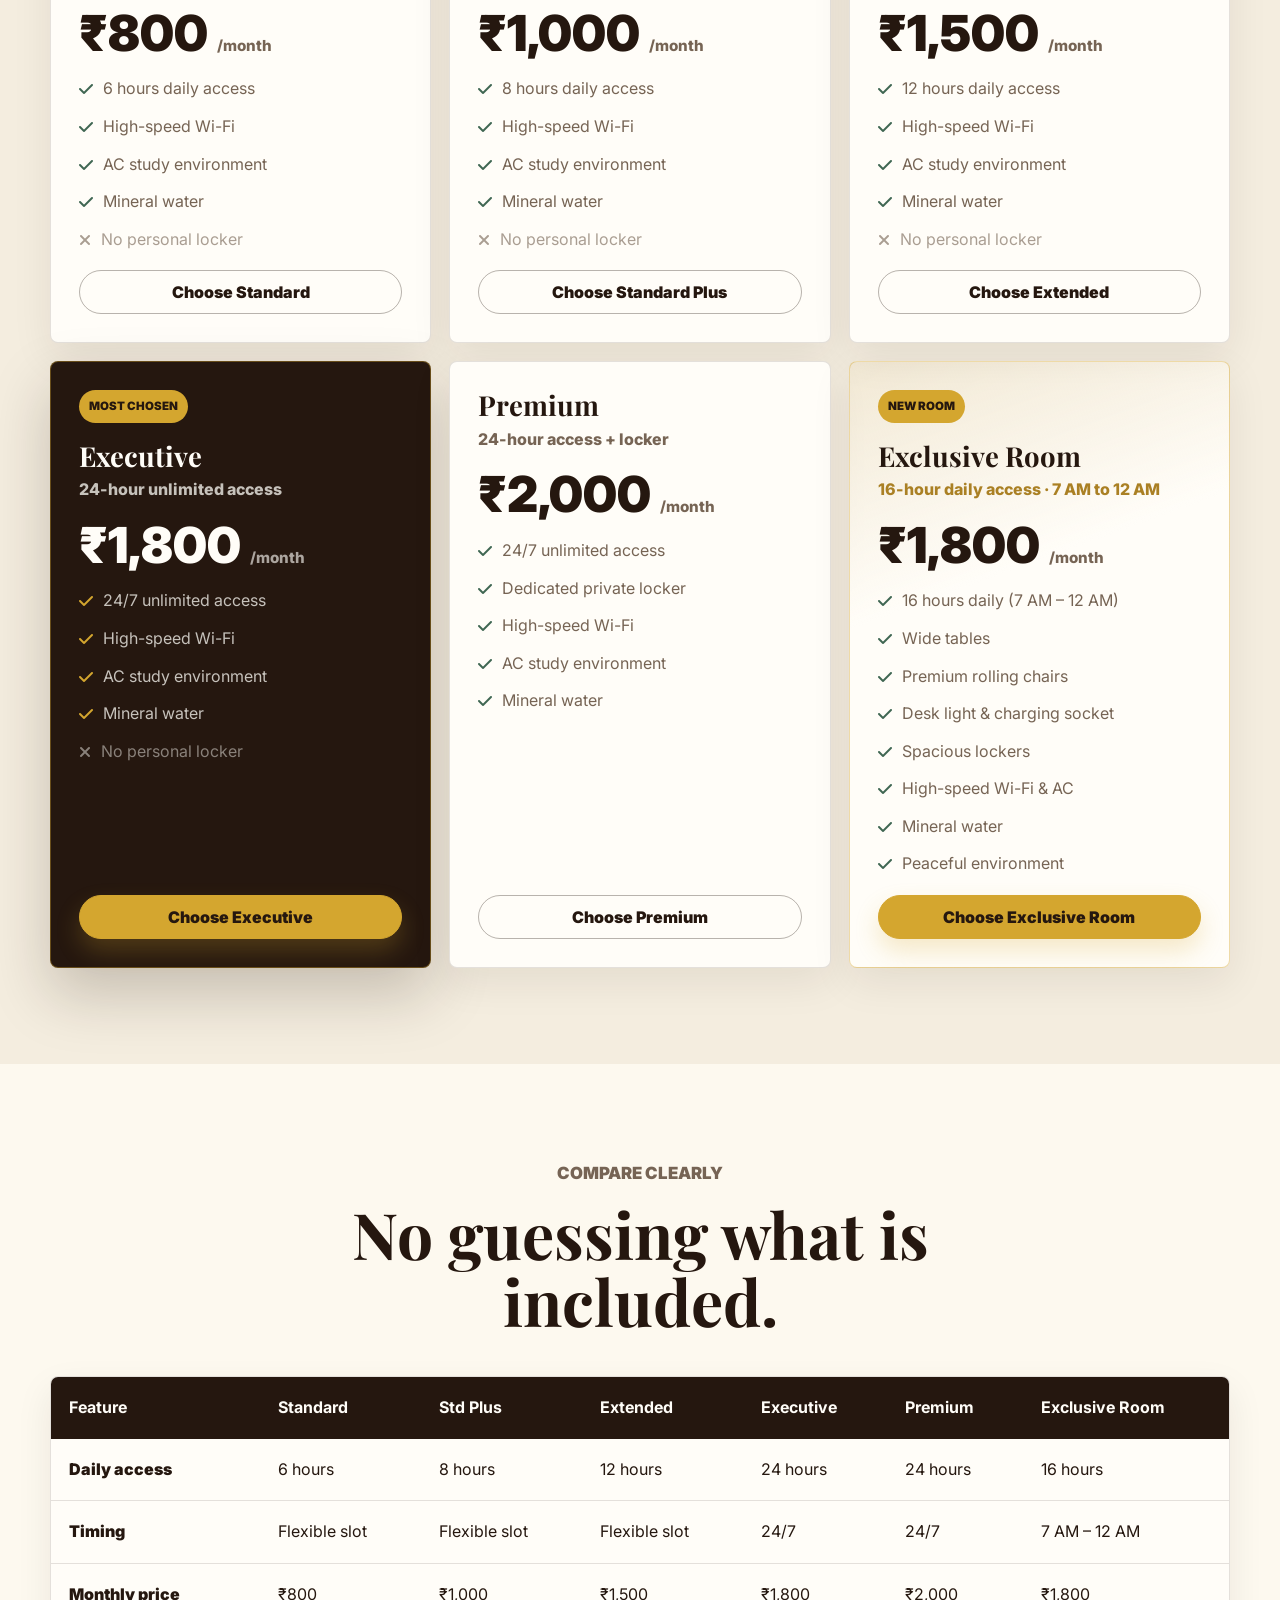
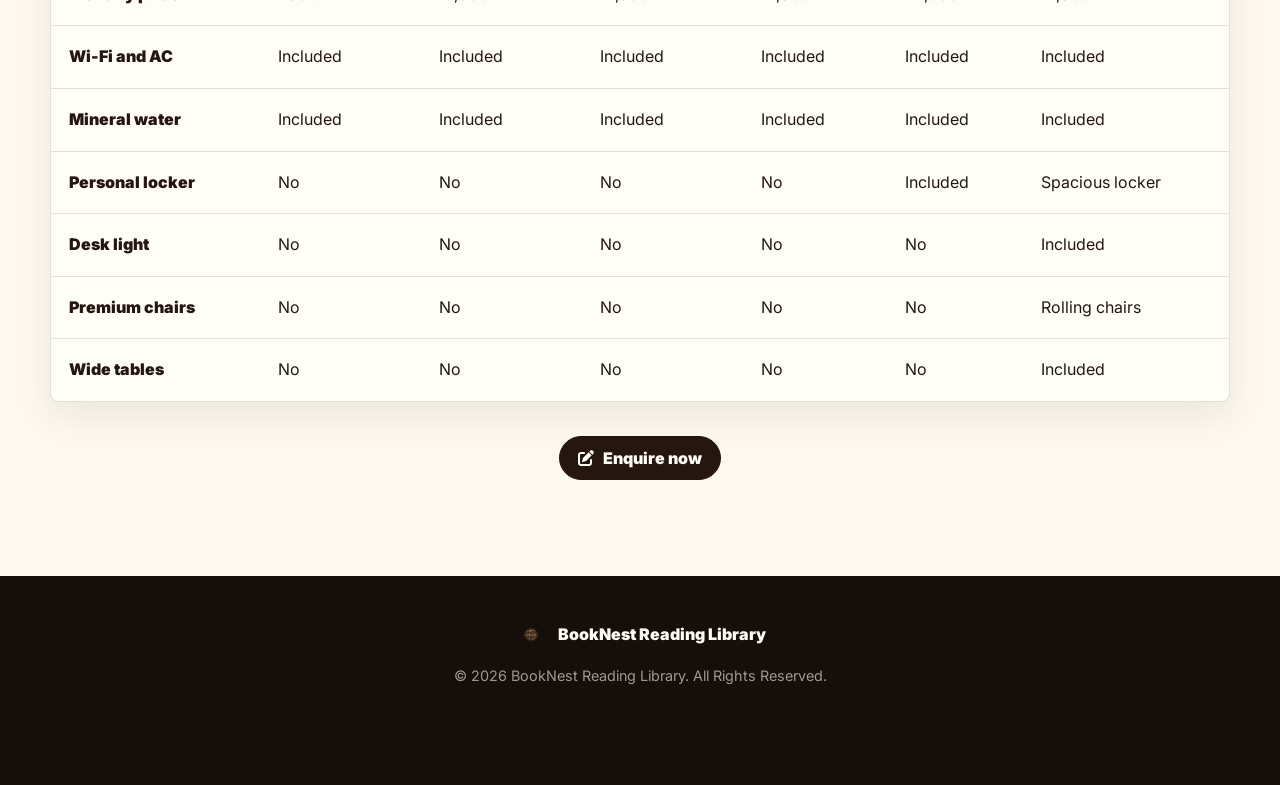
<file: plans.html>
<!DOCTYPE html>
<html lang="en">

<head>
    <meta charset="UTF-8">
    <meta name="viewport" content="width=device-width, initial-scale=1.0">
    <meta name="description" content="BookNest Reading Library membership plans: Standard, Executive, and Premium monthly plans in Ahmedabad.">
    <title>Plans | BookNest Reading Library</title>
    <link rel="icon" type="image/png" href="./logo/WhatsApp_Image_2026-04-27_at_8.40.02_PM-removebg-preview.png">
    <link rel="preconnect" href="https://fonts.googleapis.com">
    <link rel="preconnect" href="https://fonts.gstatic.com" crossorigin>
    <link href="https://fonts.googleapis.com/css2?family=Inter:wght@400;500;600;700;800&family=Playfair+Display:wght@600;700&display=swap" rel="stylesheet">
    <link rel="stylesheet" href="https://cdnjs.cloudflare.com/ajax/libs/font-awesome/6.5.2/css/all.min.css">
    <link rel="stylesheet" href="style.css">
</head>

<body>
    <header class="site-header solid" data-header>
        <div class="nav-shell">
            <a class="brand" href="index.html" aria-label="BookNest home">
                <img src="./logo/WhatsApp_Image_2026-04-27_at_8.40.02_PM-removebg-preview.png" alt="BookNest logo">
                <span>
                    <strong>BookNest</strong>
                    <small>Reading Library</small>
                </span>
            </a>

            <nav class="primary-nav" aria-label="Primary navigation">
                <a href="index.html">Home</a>
                <a href="facilities.html">Facilities</a>
                <a href="plans.html" aria-current="page">Plans</a>
                <a href="enquiry.html">Enquiry</a>
                <a href="index.html#visit">Visit</a>
            </nav>

            <div class="nav-actions">
                <a class="icon-link" href="tel:+916352486412" aria-label="Call BookNest">
                    <i class="fa-solid fa-phone"></i>
                    <span>Call</span>
                </a>
                <a class="btn btn-gold" href="enquiry.html">
                    <i class="fa-solid fa-pen-to-square"></i>
                    Enquire
                </a>
            </div>

            <button class="nav-toggle" type="button" aria-label="Open menu" aria-expanded="false" aria-controls="mobile-menu" data-nav-toggle>
                <i class="fa-solid fa-bars"></i>
            </button>
        </div>

        <div class="mobile-menu" id="mobile-menu" data-mobile-menu>
            <a href="index.html">Home</a>
            <a href="facilities.html">Facilities</a>
            <a href="plans.html">Plans</a>
            <a href="enquiry.html">Enquiry</a>
            <a href="index.html#visit">Visit</a>
            <a href="tel:+916352486412">Call +91 6352486412</a>
        </div>
    </header>

    <main class="page-main">
        <section class="page-hero compact-hero">
            <div class="page-hero-bg" style="background-image: url('./background/one-thick-book-opened-on-260nw-498171619.jpg');"></div>
            <div class="hero-overlay"></div>
            <div class="page-hero-content reveal">
                <a class="back-link" href="index.html">
                    <i class="fa-solid fa-arrow-left"></i>
                    Back home
                </a>
                <p class="eyebrow">Membership plans</p>
                <h1>Choose by hours, flexibility, and storage.</h1>
                <p>Every plan includes the essentials: AC environment, quiet seating, Wi-Fi, mineral water, and a focused study atmosphere.</p>
            </div>
        </section>

        <section class="section section-light">
            <div class="section-heading reveal">
                <p class="eyebrow">Quick chooser</p>
                <h2>Which plan fits you best?</h2>
            </div>

            <div class="chooser-grid">
                <div class="chooser-card reveal">
                    <i class="fa-solid fa-calendar-day"></i>
                    <strong>6 hours daily</strong>
                    <span>Standard keeps it simple at &#8377;800/month.</span>
                </div>
                <div class="chooser-card reveal">
                    <i class="fa-solid fa-calendar-check"></i>
                    <strong>8 hours daily</strong>
                    <span>Standard Plus gives extra study time at &#8377;1,000/month.</span>
                </div>
                <div class="chooser-card reveal">
                    <i class="fa-solid fa-user-graduate"></i>
                    <strong>12 hours daily</strong>
                    <span>Extended gives half-day access at &#8377;1,500/month.</span>
                </div>
                <div class="chooser-card reveal">
                    <i class="fa-solid fa-clock"></i>
                    <strong>Flexible long hours</strong>
                    <span>Executive gives 24-hour access at &#8377;1,800/month.</span>
                </div>
                <div class="chooser-card reveal">
                    <i class="fa-solid fa-lock"></i>
                    <strong>Books stay here</strong>
                    <span>Premium adds a private locker at &#8377;2,000/month.</span>
                </div>
                <div class="chooser-card reveal">
                    <i class="fa-solid fa-crown"></i>
                    <strong>Exclusive Room</strong>
                    <span>Premium chairs, wide tables, 16 hrs daily at &#8377;1,800/month.</span>
                </div>
            </div>
        </section>

        <section class="section section-muted">
            <div class="plans-preview pricing-page">
                <article class="plan-card reveal" id="standard">
                    <div class="plan-top">
                        <h2>Standard</h2>
                        <span>6-hour daily access</span>
                    </div>
                    <p class="price">&#8377;800 <small>/month</small></p>
                    <ul class="check-list">
                        <li><i class="fa-solid fa-check"></i> 6 hours daily access</li>
                        <li><i class="fa-solid fa-check"></i> High-speed Wi-Fi</li>
                        <li><i class="fa-solid fa-check"></i> AC study environment</li>
                        <li><i class="fa-solid fa-check"></i> Mineral water</li>
                        <li class="muted"><i class="fa-solid fa-xmark"></i> No personal locker</li>
                    </ul>
                    <a class="btn btn-outline" href="enquiry.html?plan=standard">
                        Choose Standard
                    </a>
                </article>

                <article class="plan-card reveal" id="standard-plus">
                    <div class="plan-top">
                        <h2>Standard Plus</h2>
                        <span>8-hour daily access</span>
                    </div>
                    <p class="price">&#8377;1,000 <small>/month</small></p>
                    <ul class="check-list">
                        <li><i class="fa-solid fa-check"></i> 8 hours daily access</li>
                        <li><i class="fa-solid fa-check"></i> High-speed Wi-Fi</li>
                        <li><i class="fa-solid fa-check"></i> AC study environment</li>
                        <li><i class="fa-solid fa-check"></i> Mineral water</li>
                        <li class="muted"><i class="fa-solid fa-xmark"></i> No personal locker</li>
                    </ul>
                    <a class="btn btn-outline" href="enquiry.html?plan=standard-plus">
                        Choose Standard Plus
                    </a>
                </article>

                <article class="plan-card reveal" id="extended">
                    <div class="plan-top">
                        <h2>Extended</h2>
                        <span>12-hour daily access</span>
                    </div>
                    <p class="price">&#8377;1,500 <small>/month</small></p>
                    <ul class="check-list">
                        <li><i class="fa-solid fa-check"></i> 12 hours daily access</li>
                        <li><i class="fa-solid fa-check"></i> High-speed Wi-Fi</li>
                        <li><i class="fa-solid fa-check"></i> AC study environment</li>
                        <li><i class="fa-solid fa-check"></i> Mineral water</li>
                        <li class="muted"><i class="fa-solid fa-xmark"></i> No personal locker</li>
                    </ul>
                    <a class="btn btn-outline" href="enquiry.html?plan=extended">
                        Choose Extended
                    </a>
                </article>

                <article class="plan-card plan-featured reveal" id="executive">
                    <div class="popular-tag">Most chosen</div>
                    <div class="plan-top">
                        <h2>Executive</h2>
                        <span>24-hour unlimited access</span>
                    </div>
                    <p class="price">&#8377;1,800 <small>/month</small></p>
                    <ul class="check-list">
                        <li><i class="fa-solid fa-check"></i> 24/7 unlimited access</li>
                        <li><i class="fa-solid fa-check"></i> High-speed Wi-Fi</li>
                        <li><i class="fa-solid fa-check"></i> AC study environment</li>
                        <li><i class="fa-solid fa-check"></i> Mineral water</li>
                        <li class="muted"><i class="fa-solid fa-xmark"></i> No personal locker</li>
                    </ul>
                    <a class="btn btn-gold" href="enquiry.html?plan=executive">
                        Choose Executive
                    </a>
                </article>

                <article class="plan-card reveal" id="premium">
                    <div class="plan-top">
                        <h2>Premium</h2>
                        <span>24-hour access + locker</span>
                    </div>
                    <p class="price">&#8377;2,000 <small>/month</small></p>
                    <ul class="check-list">
                        <li><i class="fa-solid fa-check"></i> 24/7 unlimited access</li>
                        <li><i class="fa-solid fa-check"></i> Dedicated private locker</li>
                        <li><i class="fa-solid fa-check"></i> High-speed Wi-Fi</li>
                        <li><i class="fa-solid fa-check"></i> AC study environment</li>
                        <li><i class="fa-solid fa-check"></i> Mineral water</li>
                    </ul>
                    <a class="btn btn-outline" href="enquiry.html?plan=premium">
                        Choose Premium
                    </a>
                </article>

                <article class="plan-card room-exclusive-card reveal" id="exclusive-room">
                    <div class="popular-tag" style="background: var(--gold);">New Room</div>
                    <div class="plan-top">
                        <h2>Exclusive Room</h2>
                        <span>16-hour daily access &middot; 7 AM to 12 AM</span>
                    </div>
                    <p class="price">&#8377;1,800 <small>/month</small></p>
                    <ul class="check-list">
                        <li><i class="fa-solid fa-check"></i> 16 hours daily (7 AM – 12 AM)</li>
                        <li><i class="fa-solid fa-check"></i> Wide tables</li>
                        <li><i class="fa-solid fa-check"></i> Premium rolling chairs</li>
                        <li><i class="fa-solid fa-check"></i> Desk light & charging socket</li>
                        <li><i class="fa-solid fa-check"></i> Spacious lockers</li>
                        <li><i class="fa-solid fa-check"></i> High-speed Wi-Fi & AC</li>
                        <li><i class="fa-solid fa-check"></i> Mineral water</li>
                        <li><i class="fa-solid fa-check"></i> Peaceful environment</li>
                    </ul>
                    <a class="btn btn-gold" href="enquiry.html?plan=exclusive-room">
                        Choose Exclusive Room
                    </a>
                </article>
            </div>
        </section>

        <section class="section section-light">
            <div class="section-heading reveal">
                <p class="eyebrow">Compare clearly</p>
                <h2>No guessing what is included.</h2>
            </div>

            <div class="table-wrap reveal">
                <table class="compare-table">
                    <thead>
                        <tr>
                            <th>Feature</th>
                            <th>Standard</th>
                            <th>Std Plus</th>
                            <th>Extended</th>
                            <th>Executive</th>
                            <th>Premium</th>
                            <th>Exclusive Room</th>
                        </tr>
                    </thead>
                    <tbody>
                        <tr>
                            <th>Daily access</th>
                            <td>6 hours</td>
                            <td>8 hours</td>
                            <td>12 hours</td>
                            <td>24 hours</td>
                            <td>24 hours</td>
                            <td>16 hours</td>
                        </tr>
                        <tr>
                            <th>Timing</th>
                            <td>Flexible slot</td>
                            <td>Flexible slot</td>
                            <td>Flexible slot</td>
                            <td>24/7</td>
                            <td>24/7</td>
                            <td>7 AM – 12 AM</td>
                        </tr>
                        <tr>
                            <th>Monthly price</th>
                            <td>&#8377;800</td>
                            <td>&#8377;1,000</td>
                            <td>&#8377;1,500</td>
                            <td>&#8377;1,800</td>
                            <td>&#8377;2,000</td>
                            <td>&#8377;1,800</td>
                        </tr>
                        <tr>
                            <th>Wi-Fi and AC</th>
                            <td>Included</td>
                            <td>Included</td>
                            <td>Included</td>
                            <td>Included</td>
                            <td>Included</td>
                            <td>Included</td>
                        </tr>
                        <tr>
                            <th>Mineral water</th>
                            <td>Included</td>
                            <td>Included</td>
                            <td>Included</td>
                            <td>Included</td>
                            <td>Included</td>
                            <td>Included</td>
                        </tr>
                        <tr>
                            <th>Personal locker</th>
                            <td>No</td>
                            <td>No</td>
                            <td>No</td>
                            <td>No</td>
                            <td>Included</td>
                            <td>Spacious locker</td>
                        </tr>
                        <tr>
                            <th>Desk light</th>
                            <td>No</td>
                            <td>No</td>
                            <td>No</td>
                            <td>No</td>
                            <td>No</td>
                            <td>Included</td>
                        </tr>
                        <tr>
                            <th>Premium chairs</th>
                            <td>No</td>
                            <td>No</td>
                            <td>No</td>
                            <td>No</td>
                            <td>No</td>
                            <td>Rolling chairs</td>
                        </tr>
                        <tr>
                            <th>Wide tables</th>
                            <td>No</td>
                            <td>No</td>
                            <td>No</td>
                            <td>No</td>
                            <td>No</td>
                            <td>Included</td>
                        </tr>
                    </tbody>
                </table>
            </div>

            <div class="center-action reveal">
                <a class="btn btn-dark" href="enquiry.html">
                    <i class="fa-solid fa-pen-to-square"></i>
                    Enquire now
                </a>
            </div>
        </section>
    </main>

    <div class="mobile-contact-bar" aria-label="Quick contact">
        <a href="tel:+916352486412">
            <i class="fa-solid fa-phone"></i>
            Call
        </a>
        <a href="https://api.whatsapp.com/send?phone=916352486412&text=Hi%2C%20I%20would%20like%20to%20know%20more%20about%20BookNest%20Reading%20Library." target="_blank" rel="noreferrer">
            <i class="fa-brands fa-whatsapp"></i>
            WhatsApp
        </a>
    </div>

    <a class="floating-whatsapp" href="https://api.whatsapp.com/send?phone=916352486412&text=Hi%2C%20I%20would%20like%20to%20know%20more%20about%20BookNest%20Reading%20Library." target="_blank" rel="noreferrer" aria-label="Message BookNest on WhatsApp">
        <i class="fa-brands fa-whatsapp"></i>
    </a>

    <footer class="site-footer">
        <a class="footer-brand" href="index.html">
            <img src="./logo/WhatsApp_Image_2026-04-27_at_8.40.02_PM-removebg-preview.png" alt="BookNest logo">
            <span>BookNest Reading Library</span>
        </a>
        <p>&copy; 2026 BookNest Reading Library. All Rights Reserved.</p>
    </footer>

    <script src="script.js"></script>
</body>

</html>
</file>
<file: style.css>
:root {
    --dark: #25170f;
    --dark-2: #352217;
    --coffee: #4a3525;
    --cream: #fdf9ef;
    --paper: #fffdf8;
    --muted: #766454;
    --gold: #d4a62f;
    --gold-dark: #aa8024;
    --sage: #3f6652;
    --line: rgba(37, 23, 15, 0.12);
    --shadow: 0 18px 50px rgba(37, 23, 15, 0.14);
    --radius: 8px;
    --max: 1180px;
}

* {
    box-sizing: border-box;
}

html {
    scroll-behavior: smooth;
}

body {
    margin: 0;
    font-family: "Inter", Arial, sans-serif;
    color: var(--dark);
    background: var(--cream);
    line-height: 1.6;
    overflow-x: hidden;
}

body.menu-open {
    overflow: hidden;
}

img {
    display: block;
    max-width: 100%;
    user-select: none;
}

a {
    color: inherit;
    text-decoration: none;
}

button,
input,
textarea,
select {
    font: inherit;
}

::selection {
    color: var(--dark);
    background: var(--gold);
}

::-webkit-scrollbar {
    width: 10px;
}

::-webkit-scrollbar-track {
    background: var(--cream);
}

::-webkit-scrollbar-thumb {
    background: var(--gold);
    border-radius: 999px;
}

.site-header {
    position: fixed;
    top: 0;
    left: 0;
    right: 0;
    z-index: 50;
    transition: background 220ms ease, box-shadow 220ms ease, border 220ms ease;
}

.site-header.is-scrolled,
.site-header.solid {
    background: rgba(253, 249, 239, 0.96);
    border-bottom: 1px solid var(--line);
    box-shadow: 0 12px 30px rgba(37, 23, 15, 0.08);
    backdrop-filter: blur(16px);
}

.nav-shell {
    width: min(var(--max), calc(100% - 32px));
    min-height: 82px;
    margin: 0 auto;
    display: flex;
    align-items: center;
    gap: 24px;
    transition: min-height 220ms ease;
}

.site-header.is-scrolled .nav-shell,
.site-header.solid .nav-shell {
    min-height: 70px;
}

.brand {
    display: inline-flex;
    align-items: center;
    gap: 12px;
    min-width: max-content;
}

.brand img {
    width: 58px;
    height: 58px;
    object-fit: contain;
    transition: width 220ms ease, height 220ms ease;
}

.site-header.is-scrolled .brand img,
.site-header.solid .brand img {
    width: 48px;
    height: 48px;
}

.brand strong {
    display: block;
    font-family: "Playfair Display", Georgia, serif;
    font-size: 1.42rem;
    line-height: 1;
    color: var(--paper);
}

.brand small {
    display: block;
    margin-top: 3px;
    font-size: 0.72rem;
    font-weight: 700;
    color: rgba(255, 253, 248, 0.76);
    text-transform: uppercase;
}

.site-header.is-scrolled .brand strong,
.site-header.solid .brand strong,
.site-header.is-scrolled .brand small,
.site-header.solid .brand small {
    color: var(--dark);
}

.primary-nav {
    margin-left: auto;
    display: flex;
    align-items: center;
    gap: 6px;
    padding: 6px;
    border: 1px solid rgba(255, 253, 248, 0.22);
    border-radius: 999px;
    background: rgba(37, 23, 15, 0.2);
    backdrop-filter: blur(12px);
}

.site-header.is-scrolled .primary-nav,
.site-header.solid .primary-nav {
    background: rgba(255, 255, 255, 0.72);
    border-color: var(--line);
}

.primary-nav a {
    padding: 9px 14px;
    border-radius: 999px;
    color: rgba(255, 253, 248, 0.86);
    font-size: 0.92rem;
    font-weight: 800;
    transition: background 160ms ease, color 160ms ease;
}

.site-header.is-scrolled .primary-nav a,
.site-header.solid .primary-nav a {
    color: var(--coffee);
}

.primary-nav a:hover,
.primary-nav a[aria-current="page"] {
    color: var(--dark);
    background: var(--gold);
}

.nav-actions {
    display: flex;
    align-items: center;
    gap: 10px;
}

.icon-link {
    display: inline-flex;
    align-items: center;
    gap: 8px;
    color: var(--paper);
    font-weight: 800;
    padding: 10px 12px;
    border: 1px solid rgba(255, 253, 248, 0.26);
    border-radius: 999px;
    background: rgba(37, 23, 15, 0.2);
}

.site-header.is-scrolled .icon-link,
.site-header.solid .icon-link {
    color: var(--dark);
    border-color: var(--line);
    background: rgba(255, 255, 255, 0.72);
}

.nav-toggle {
    display: none;
    width: 44px;
    height: 44px;
    border: 1px solid rgba(255, 253, 248, 0.3);
    border-radius: 999px;
    background: rgba(37, 23, 15, 0.22);
    color: var(--paper);
    cursor: pointer;
}

.site-header.is-scrolled .nav-toggle,
.site-header.solid .nav-toggle {
    color: var(--dark);
    background: rgba(255, 255, 255, 0.78);
    border-color: var(--line);
}

.mobile-menu {
    display: none;
}

.btn {
    display: inline-flex;
    align-items: center;
    justify-content: center;
    gap: 9px;
    min-height: 44px;
    padding: 12px 18px;
    border: 1px solid transparent;
    border-radius: 999px;
    font-weight: 900;
    line-height: 1;
    cursor: pointer;
    transition: transform 180ms ease, background 180ms ease, color 180ms ease, border-color 180ms ease;
}

.btn:hover {
    transform: translateY(-2px);
}

.btn-gold {
    color: var(--dark);
    background: var(--gold);
    border-color: var(--gold);
    box-shadow: 0 12px 24px rgba(212, 166, 47, 0.24);
}

.btn-gold:hover {
    background: #e2b847;
}

.btn-light {
    color: var(--dark);
    background: var(--paper);
    border-color: rgba(255, 253, 248, 0.8);
}

.btn-outline {
    color: var(--dark);
    background: transparent;
    border-color: rgba(37, 23, 15, 0.32);
}

.btn-outline:hover {
    color: var(--paper);
    background: var(--dark);
    border-color: var(--dark);
}

.btn-dark {
    color: var(--paper);
    background: var(--dark);
    border-color: var(--dark);
}

.btn-dark:hover {
    color: var(--dark);
    background: var(--gold);
    border-color: var(--gold);
}

.hero {
    position: relative;
    min-height: 88svh;
    display: grid;
    align-items: center;
    overflow: hidden;
    color: var(--paper);
}

.home-hero {
    padding: 136px 20px 86px;
}

.hero-bg,
.page-hero-bg {
    position: absolute;
    inset: 0;
    background-size: cover;
    background-position: center;
    transform: scale(1.03);
}

.hero-overlay {
    position: absolute;
    inset: 0;
    background:
        linear-gradient(90deg, rgba(37, 23, 15, 0.94) 0%, rgba(37, 23, 15, 0.72) 46%, rgba(37, 23, 15, 0.42) 100%),
        linear-gradient(0deg, rgba(37, 23, 15, 0.45), rgba(37, 23, 15, 0.12));
}

.hero-content {
    position: relative;
    z-index: 1;
    width: min(var(--max), 100%);
    margin: 0 auto;
    max-width: 760px;
    justify-self: center;
}

.hero-content h1,
.page-hero-content h1,
.section-copy h2,
.section-heading h2,
.visit-copy h2 {
    margin: 0;
    font-family: "Playfair Display", Georgia, serif;
    font-weight: 700;
    line-height: 1.04;
    letter-spacing: 0;
}

.hero-content h1 {
    max-width: 760px;
    font-size: clamp(3.1rem, 8vw, 7.1rem);
}

.hero-copy {
    max-width: 680px;
    margin: 24px 0 0;
    color: rgba(255, 253, 248, 0.84);
    font-size: clamp(1.03rem, 2vw, 1.28rem);
}

.eyebrow {
    margin: 0 0 14px;
    color: var(--gold);
    font-size: 0.78rem;
    font-weight: 900;
    text-transform: uppercase;
}

.hero-actions {
    display: flex;
    flex-wrap: wrap;
    gap: 12px;
    margin-top: 30px;
}

.hero-meta {
    display: flex;
    flex-wrap: wrap;
    gap: 10px;
    margin-top: 28px;
}

.hero-meta span {
    display: inline-flex;
    align-items: center;
    gap: 8px;
    padding: 9px 12px;
    border: 1px solid rgba(255, 253, 248, 0.2);
    border-radius: 999px;
    background: rgba(255, 253, 248, 0.08);
    color: rgba(255, 253, 248, 0.86);
    font-weight: 800;
}

.quick-strip {
    width: min(var(--max), calc(100% - 32px));
    margin: -42px auto 0;
    position: relative;
    z-index: 3;
    display: grid;
    grid-template-columns: repeat(4, 1fr);
    overflow: hidden;
    border: 1px solid rgba(255, 253, 248, 0.42);
    border-radius: var(--radius);
    background: var(--paper);
    box-shadow: var(--shadow);
}

.quick-strip div,
.quick-strip a {
    display: flex;
    min-height: 86px;
    flex-direction: column;
    justify-content: center;
    padding: 18px 20px;
    border-right: 1px solid var(--line);
}

.quick-strip strong {
    font-size: 1.02rem;
}

.quick-strip span {
    margin-top: 4px;
    color: var(--muted);
    font-size: 0.9rem;
}

.quick-strip a {
    align-items: center;
    gap: 8px;
    color: var(--paper);
    background: var(--sage);
    font-weight: 900;
    border-right: 0;
}

.section {
    padding: 96px 20px;
}

.section-light {
    background: var(--cream);
}

.section-muted {
    background: #f4eddf;
}

.section-dark {
    color: var(--paper);
    background:
        linear-gradient(135deg, rgba(63, 102, 82, 0.22), rgba(63, 102, 82, 0) 36%),
        var(--dark);
}

.section-grid {
    width: min(var(--max), 100%);
    margin: 0 auto;
    display: grid;
    grid-template-columns: 0.92fr 1.08fr;
    gap: clamp(32px, 6vw, 82px);
}

.align-center {
    align-items: center;
}

.section-copy h2,
.section-heading h2,
.visit-copy h2 {
    font-size: clamp(2.35rem, 5vw, 4.4rem);
}

.section-copy p,
.section-heading p,
.visit-copy p {
    color: var(--muted);
    font-size: 1.05rem;
}

.section-dark .section-copy p,
.section-dark .section-heading p,
.section-dark .visit-copy p {
    color: rgba(255, 253, 248, 0.74);
}

.feature-list {
    display: grid;
    gap: 10px;
    margin-top: 28px;
}

.feature-list span {
    display: flex;
    align-items: center;
    gap: 12px;
    padding: 14px 16px;
    border: 1px solid var(--line);
    border-radius: var(--radius);
    background: rgba(255, 253, 248, 0.72);
    font-weight: 800;
}

.feature-list i {
    color: var(--sage);
}

.image-card {
    position: relative;
    min-height: 480px;
    overflow: hidden;
    border-radius: var(--radius);
    box-shadow: var(--shadow);
}

.image-card img {
    width: 100%;
    height: 100%;
    min-height: 480px;
    object-fit: cover;
}

.image-note {
    position: absolute;
    left: 18px;
    right: 18px;
    bottom: 18px;
    padding: 18px;
    border-radius: var(--radius);
    color: var(--paper);
    background: rgba(37, 23, 15, 0.82);
    backdrop-filter: blur(12px);
}

.image-note strong,
.image-note span {
    display: block;
}

.image-note span {
    margin-top: 4px;
    color: rgba(255, 253, 248, 0.72);
}

.section-heading {
    width: min(760px, 100%);
    margin: 0 auto 42px;
    text-align: center;
}

.section-dark .eyebrow {
    color: #f1c868;
}

.carousel {
    position: relative;
    width: min(980px, calc(100% - 32px));
    margin: 0 auto;
    overflow: hidden;
    border: 1px solid rgba(255, 253, 248, 0.16);
    border-radius: var(--radius);
    box-shadow: 0 30px 80px rgba(0, 0, 0, 0.24);
}

.carousel-track {
    display: flex;
    transition: transform 520ms ease;
}

.carousel-slide {
    min-width: 100%;
    margin: 0;
    position: relative;
    aspect-ratio: 16 / 9;
}

.carousel-slide img {
    width: 100%;
    height: 100%;
    object-fit: cover;
}

.carousel-slide figcaption {
    position: absolute;
    left: 18px;
    bottom: 18px;
    max-width: calc(100% - 36px);
    padding: 12px 14px;
    border-radius: var(--radius);
    background: rgba(37, 23, 15, 0.78);
    color: var(--paper);
    font-weight: 800;
}

.carousel-btn {
    position: absolute;
    top: 50%;
    width: 44px;
    height: 44px;
    border: 1px solid rgba(255, 253, 248, 0.26);
    border-radius: 999px;
    color: var(--paper);
    background: rgba(37, 23, 15, 0.72);
    transform: translateY(-50%);
    cursor: pointer;
}

.carousel-prev {
    left: 16px;
}

.carousel-next {
    right: 16px;
}

.carousel-dots {
    position: absolute;
    left: 50%;
    bottom: 18px;
    display: flex;
    gap: 8px;
    transform: translateX(-50%);
}

.carousel-dots button {
    width: 9px;
    height: 9px;
    padding: 0;
    border: 0;
    border-radius: 999px;
    background: rgba(255, 253, 248, 0.52);
    cursor: pointer;
    transition: width 180ms ease, background 180ms ease;
}

.carousel-dots button.is-active {
    width: 28px;
    background: var(--gold);
}

.plans-preview {
    width: min(var(--max), 100%);
    margin: 0 auto;
    display: grid;
    grid-template-columns: repeat(3, 1fr);
    gap: 18px;
    align-items: stretch;
}

.plan-card {
    position: relative;
    display: flex;
    flex-direction: column;
    gap: 18px;
    padding: 28px;
    border: 1px solid var(--line);
    border-radius: var(--radius);
    background: var(--paper);
    box-shadow: 0 14px 40px rgba(37, 23, 15, 0.08);
}

.plan-featured {
    color: var(--paper);
    background: var(--dark);
    border-color: rgba(212, 166, 47, 0.38);
    box-shadow: 0 26px 60px rgba(37, 23, 15, 0.22);
}

.popular-tag {
    align-self: flex-start;
    padding: 7px 10px;
    border-radius: 999px;
    color: var(--dark);
    background: var(--gold);
    font-size: 0.72rem;
    font-weight: 900;
    text-transform: uppercase;
}

.plan-top h2,
.plan-top h3 {
    margin: 0;
    font-family: "Playfair Display", Georgia, serif;
    font-size: 1.72rem;
    line-height: 1.1;
}

.plan-top span {
    display: block;
    margin-top: 6px;
    color: var(--muted);
    font-weight: 800;
}

.plan-featured .plan-top span,
.plan-featured p,
.plan-featured .check-list li {
    color: rgba(255, 253, 248, 0.74);
}

.price {
    margin: 0;
    color: var(--dark);
    font-size: clamp(2rem, 4vw, 3.1rem);
    font-weight: 900;
    line-height: 1;
}

.plan-featured .price {
    color: var(--paper);
}

.price small {
    color: var(--muted);
    font-size: 0.95rem;
    font-weight: 800;
}

.plan-featured .price small {
    color: rgba(255, 253, 248, 0.62);
}

.plan-card p:not(.price) {
    margin: 0;
    color: var(--muted);
}

.plan-card .btn {
    margin-top: auto;
}

.facility-grid {
    width: min(var(--max), 100%);
    margin: 0 auto;
    display: grid;
    grid-template-columns: repeat(4, 1fr);
    gap: 16px;
}

.facility-grid.large {
    grid-template-columns: repeat(3, 1fr);
}

.facility-card {
    min-height: 220px;
    padding: 24px;
    border: 1px solid var(--line);
    border-radius: var(--radius);
    background: var(--paper);
    box-shadow: 0 12px 34px rgba(37, 23, 15, 0.07);
}

.facility-card i {
    width: 46px;
    height: 46px;
    display: inline-grid;
    place-items: center;
    margin-bottom: 18px;
    border-radius: 999px;
    color: var(--dark);
    background: var(--gold);
    font-size: 1.2rem;
}

.facility-card h3 {
    margin: 0 0 8px;
    font-size: 1.14rem;
    line-height: 1.2;
}

.facility-card p {
    margin: 0;
    color: var(--muted);
}

.center-action {
    width: min(var(--max), 100%);
    margin: 34px auto 0;
    text-align: center;
}

.visit-section {
    padding-bottom: 110px;
}

.visit-copy .contact-stack {
    display: grid;
    gap: 14px;
    margin-top: 28px;
}

.contact-stack div {
    display: flex;
    gap: 14px;
    padding: 18px;
    border: 1px solid rgba(255, 253, 248, 0.14);
    border-radius: var(--radius);
    background: rgba(255, 253, 248, 0.07);
}

.contact-stack i {
    color: var(--gold);
    font-size: 1.2rem;
    margin-top: 4px;
}

.contact-stack p {
    margin: 0;
}

.contact-stack strong,
.contact-stack a {
    display: block;
    color: var(--paper);
}

.exterior-grid {
    display: grid;
    grid-template-columns: 1.2fr 0.8fr;
    grid-template-rows: repeat(2, 220px);
    gap: 12px;
}

.exterior-grid img {
    width: 100%;
    height: 100%;
    object-fit: cover;
    border-radius: var(--radius);
}

.exterior-grid img:first-child {
    grid-row: span 2;
}

.site-footer {
    padding: 42px 20px 98px;
    color: rgba(255, 253, 248, 0.58);
    text-align: center;
    background: #150e0a;
}

.footer-brand {
    display: inline-flex;
    align-items: center;
    gap: 10px;
    margin-bottom: 12px;
    color: var(--paper);
    font-weight: 900;
}

.footer-brand img {
    width: 34px;
    height: 34px;
    object-fit: contain;
}

.site-footer p {
    margin: 0;
    font-size: 0.9rem;
}

.mobile-contact-bar {
    position: fixed;
    left: 0;
    right: 0;
    bottom: 0;
    z-index: 60;
    display: none;
    grid-template-columns: 1fr 1fr;
    background: var(--dark);
    box-shadow: 0 -10px 28px rgba(0, 0, 0, 0.18);
}

.mobile-contact-bar a {
    display: flex;
    align-items: center;
    justify-content: center;
    gap: 8px;
    min-height: 62px;
    color: var(--paper);
    font-weight: 900;
}

.mobile-contact-bar a + a {
    color: var(--dark);
    background: var(--gold);
}

.floating-whatsapp {
    position: fixed;
    right: 24px;
    bottom: 24px;
    z-index: 45;
    display: grid;
    place-items: center;
    width: 62px;
    height: 62px;
    border-radius: 999px;
    color: white;
    background: #25d366;
    font-size: 1.72rem;
    box-shadow: 0 18px 30px rgba(37, 211, 102, 0.32);
    animation: float 4s ease-in-out infinite;
}

@keyframes float {
    0%, 100% {
        transform: translateY(0);
    }
    50% {
        transform: translateY(-9px);
    }
}

.page-main {
    padding-top: 70px;
}

.page-hero {
    position: relative;
    display: grid;
    align-items: center;
    overflow: hidden;
    color: var(--paper);
}

.compact-hero {
    min-height: 480px;
    padding: 80px 20px;
}

.page-hero-content {
    position: relative;
    z-index: 1;
    width: min(var(--max), 100%);
    margin: 0 auto;
}

.page-hero-content h1 {
    max-width: 760px;
    font-size: clamp(2.6rem, 6vw, 5.4rem);
}

.page-hero-content p:not(.eyebrow) {
    max-width: 650px;
    color: rgba(255, 253, 248, 0.78);
    font-size: 1.08rem;
}

.back-link {
    display: inline-flex;
    align-items: center;
    gap: 8px;
    margin-bottom: 34px;
    color: rgba(255, 253, 248, 0.82);
    font-weight: 900;
}

.photo-mosaic {
    display: grid;
    grid-template-columns: 1fr 1fr;
    grid-template-rows: 210px 210px;
    gap: 12px;
}

.photo-mosaic img {
    width: 100%;
    height: 100%;
    object-fit: cover;
    border-radius: var(--radius);
    box-shadow: 0 16px 36px rgba(37, 23, 15, 0.12);
}

.photo-mosaic img:first-child {
    grid-row: span 2;
}

.flow-grid,
.chooser-grid {
    width: min(var(--max), 100%);
    margin: 0 auto;
    display: grid;
    grid-template-columns: repeat(3, 1fr);
    gap: 18px;
}

.flow-step,
.chooser-card {
    padding: 26px;
    border-radius: var(--radius);
}

.flow-step {
    border: 1px solid rgba(255, 253, 248, 0.14);
    background: rgba(255, 253, 248, 0.07);
}

.flow-step span {
    color: var(--gold);
    font-weight: 900;
}

.flow-step h3,
.chooser-card strong {
    display: block;
    margin: 12px 0 8px;
    font-size: 1.18rem;
    line-height: 1.2;
}

.flow-step p {
    margin: 0;
    color: rgba(255, 253, 248, 0.72);
}

.chooser-card {
    border: 1px solid var(--line);
    background: var(--paper);
    box-shadow: 0 12px 34px rgba(37, 23, 15, 0.07);
}

.chooser-card i {
    width: 48px;
    height: 48px;
    display: grid;
    place-items: center;
    border-radius: 999px;
    color: var(--paper);
    background: var(--sage);
}

.chooser-card span {
    color: var(--muted);
}

.pricing-page {
    align-items: stretch;
}

.check-list {
    display: grid;
    gap: 12px;
    margin: 0;
    padding: 0;
    list-style: none;
}

.check-list li {
    display: flex;
    gap: 10px;
    color: var(--muted);
}

.check-list i {
    color: var(--sage);
    margin-top: 5px;
}

.plan-featured .check-list i {
    color: var(--gold);
}

.check-list .muted {
    opacity: 0.62;
}

.check-list .muted i {
    color: currentColor;
}

.table-wrap {
    width: min(var(--max), 100%);
    margin: 0 auto;
    overflow-x: auto;
    border: 1px solid var(--line);
    border-radius: var(--radius);
    background: var(--paper);
    box-shadow: 0 14px 36px rgba(37, 23, 15, 0.08);
}

.compare-table {
    width: 100%;
    min-width: 760px;
    border-collapse: collapse;
}

.compare-table th,
.compare-table td {
    padding: 18px;
    text-align: left;
    border-bottom: 1px solid var(--line);
}

.compare-table thead th {
    color: var(--paper);
    background: var(--dark);
}

.compare-table tbody th {
    font-weight: 900;
}

.compare-table tr:last-child th,
.compare-table tr:last-child td {
    border-bottom: 0;
}

.enquiry-hero .hero-overlay {
    background:
        linear-gradient(90deg, rgba(37, 23, 15, 0.94) 0%, rgba(37, 23, 15, 0.78) 48%, rgba(37, 23, 15, 0.44) 100%),
        linear-gradient(0deg, rgba(37, 23, 15, 0.42), rgba(37, 23, 15, 0.12));
}

.enquiry-shell {
    width: min(var(--max), 100%);
    margin: 0 auto;
    display: grid;
    grid-template-columns: minmax(0, 1.08fr) minmax(300px, 0.72fr);
    gap: 22px;
    align-items: stretch;
}

.enquiry-card,
.enquiry-aside {
    border: 1px solid var(--line);
    border-radius: var(--radius);
    box-shadow: 0 18px 44px rgba(37, 23, 15, 0.1);
}

.enquiry-card {
    padding: clamp(22px, 4vw, 34px);
    background: var(--paper);
}

.form-heading {
    margin-bottom: 26px;
}

.form-heading h2,
.enquiry-aside h2 {
    margin: 0;
    font-family: "Playfair Display", Georgia, serif;
    font-size: clamp(2rem, 4vw, 3.2rem);
    line-height: 1.06;
}

.form-heading p:not(.eyebrow),
.enquiry-aside p {
    margin: 10px 0 0;
    color: var(--muted);
}

.form-grid {
    display: grid;
    grid-template-columns: repeat(2, 1fr);
    gap: 16px;
}

.field {
    display: grid;
    gap: 8px;
}

.field-full {
    grid-column: 1 / -1;
}

.field span {
    font-size: 0.9rem;
    font-weight: 900;
}

.field input,
.field select {
    width: 100%;
    min-height: 52px;
    padding: 0 14px;
    border: 1px solid rgba(37, 23, 15, 0.18);
    border-radius: var(--radius);
    color: var(--dark);
    background: #fffaf0;
    outline: none;
    transition: border-color 160ms ease, box-shadow 160ms ease, background 160ms ease;
}

.field input:focus,
.field select:focus {
    border-color: var(--gold-dark);
    background: white;
    box-shadow: 0 0 0 4px rgba(212, 166, 47, 0.18);
}

.slot-preview {
    display: flex;
    align-items: center;
    gap: 12px;
    padding: 15px 16px;
    border: 1px solid rgba(63, 102, 82, 0.22);
    border-radius: var(--radius);
    color: var(--dark);
    background: rgba(63, 102, 82, 0.08);
    font-weight: 900;
}

.slot-preview i {
    color: var(--sage);
}

.enquiry-submit {
    width: 100%;
    margin-top: 22px;
}

.form-status {
    min-height: 24px;
    margin: 14px 0 0;
    color: var(--sage);
    font-weight: 800;
}

.enquiry-aside {
    padding: clamp(22px, 4vw, 34px);
    color: var(--paper);
    background:
        linear-gradient(150deg, rgba(212, 166, 47, 0.14), rgba(212, 166, 47, 0) 38%),
        var(--dark);
}

.enquiry-aside .eyebrow {
    color: #f1c868;
}

.enquiry-aside p {
    color: rgba(255, 253, 248, 0.72);
}

.mini-plan-list {
    display: grid;
    gap: 12px;
    margin-top: 26px;
}

.mini-plan-list div {
    display: flex;
    align-items: center;
    gap: 12px;
    padding: 15px;
    border: 1px solid rgba(255, 253, 248, 0.14);
    border-radius: var(--radius);
    background: rgba(255, 253, 248, 0.07);
    font-weight: 900;
}

.mini-plan-list i {
    width: 38px;
    height: 38px;
    display: grid;
    place-items: center;
    flex: 0 0 auto;
    border-radius: 999px;
    color: var(--dark);
    background: var(--gold);
}

.aside-note {
    margin-top: 22px !important;
    padding-top: 20px;
    border-top: 1px solid rgba(255, 253, 248, 0.14);
}

/* ===== Hero Background Switcher ===== */
.hero-bg {
    opacity: 0;
    transition: opacity 1.2s ease;
}

.hero-bg.is-active {
    opacity: 1;
}

.hero-room-label {
    display: inline-flex;
    align-items: center;
    gap: 10px;
    margin-bottom: 16px;
    padding: 10px 18px 10px 14px;
    border: 1px solid rgba(255, 253, 248, 0.22);
    border-radius: 999px;
    background: rgba(37, 23, 15, 0.56);
    backdrop-filter: blur(14px);
    color: var(--paper);
    font-weight: 900;
    font-size: 0.88rem;
    text-transform: uppercase;
    letter-spacing: 0.04em;
    animation: labelPulse 6s ease-in-out infinite;
}

.room-label-icon {
    width: 30px;
    height: 30px;
    display: grid;
    place-items: center;
    border-radius: 999px;
    background: var(--gold);
    color: var(--dark);
    font-size: 0.82rem;
}

@keyframes labelPulse {
    0%, 100% { box-shadow: 0 0 0 0 rgba(212, 166, 47, 0); }
    50% { box-shadow: 0 0 0 8px rgba(212, 166, 47, 0.12); }
}

/* ===== Room Tabs (gallery) ===== */
.room-tabs {
    display: flex;
    justify-content: center;
    gap: 6px;
    margin-bottom: 28px;
    padding: 6px;
    border: 1px solid rgba(255, 253, 248, 0.16);
    border-radius: 999px;
    background: rgba(255, 253, 248, 0.07);
    width: fit-content;
    margin-left: auto;
    margin-right: auto;
}

.room-tab {
    padding: 11px 22px;
    border: none;
    border-radius: 999px;
    background: transparent;
    color: rgba(255, 253, 248, 0.68);
    font-weight: 900;
    font-size: 0.92rem;
    cursor: pointer;
    transition: background 200ms ease, color 200ms ease;
}

.room-tab:hover {
    color: var(--paper);
    background: rgba(255, 253, 248, 0.12);
}

.room-tab.is-active {
    color: var(--dark);
    background: var(--gold);
}

/* ===== Room Compare (facilities) ===== */
.room-compare {
    width: min(var(--max), 100%);
    margin: 0 auto;
    display: grid;
    grid-template-columns: 1fr 1fr;
    gap: 22px;
}

.room-compare-col {
    position: relative;
    padding: 32px;
    border: 1px solid var(--line);
    border-radius: var(--radius);
    background: var(--paper);
    box-shadow: 0 14px 40px rgba(37, 23, 15, 0.08);
    transition: transform 280ms ease, box-shadow 280ms ease;
}

.room-compare-col:hover {
    transform: translateY(-4px);
    box-shadow: 0 22px 52px rgba(37, 23, 15, 0.14);
}

.room-compare-col--exclusive {
    border-color: rgba(212, 166, 47, 0.38);
    background: linear-gradient(160deg, rgba(212, 166, 47, 0.06), var(--paper) 38%);
}

.room-badge {
    position: absolute;
    top: -10px;
    right: 18px;
    padding: 6px 14px;
    border-radius: 999px;
    background: var(--gold);
    color: var(--dark);
    font-size: 0.72rem;
    font-weight: 900;
    text-transform: uppercase;
    letter-spacing: 0.06em;
    box-shadow: 0 6px 16px rgba(212, 166, 47, 0.32);
}

.room-compare-header {
    text-align: center;
    margin-bottom: 26px;
    padding-bottom: 22px;
    border-bottom: 1px solid var(--line);
}

.room-compare-header i {
    width: 52px;
    height: 52px;
    display: inline-grid;
    place-items: center;
    margin-bottom: 14px;
    border-radius: 999px;
    font-size: 1.3rem;
}

.room-compare-header--standard i {
    color: var(--dark);
    background: rgba(37, 23, 15, 0.1);
}

.room-compare-header--exclusive i {
    color: var(--dark);
    background: var(--gold);
}

.room-compare-header h3 {
    margin: 0;
    font-family: "Playfair Display", Georgia, serif;
    font-size: 1.52rem;
    line-height: 1.1;
}

.room-compare-header span {
    display: block;
    margin-top: 6px;
    color: var(--muted);
    font-weight: 600;
    font-size: 0.92rem;
}

.room-facility-list {
    list-style: none;
    margin: 0;
    padding: 0;
    display: grid;
    gap: 4px;
}

.room-facility-list li {
    display: flex;
    align-items: center;
    gap: 14px;
    padding: 13px 16px;
    border-radius: var(--radius);
    font-weight: 700;
    font-size: 0.98rem;
    transition: background 160ms ease;
}

.room-facility-list li:hover {
    background: rgba(37, 23, 15, 0.04);
}

.room-facility-list i {
    width: 36px;
    height: 36px;
    display: grid;
    place-items: center;
    flex: 0 0 auto;
    border-radius: 999px;
    font-size: 0.9rem;
}

.room-compare-col:not(.room-compare-col--exclusive) .room-facility-list i {
    color: var(--sage);
    background: rgba(63, 102, 82, 0.1);
}

.room-compare-col--exclusive .room-facility-list i {
    color: var(--dark);
    background: rgba(212, 166, 47, 0.18);
}

/* ===== Exclusive Room Plan Card ===== */
.room-exclusive-card {
    border-color: rgba(212, 166, 47, 0.4);
    background: linear-gradient(160deg, rgba(212, 166, 47, 0.06), var(--paper) 36%);
}

.room-exclusive-card .plan-top span {
    color: var(--gold-dark);
}

.reveal {
    opacity: 0;
    transform: translateY(18px);
    transition: opacity 580ms ease, transform 580ms ease;
}

.reveal.is-visible {
    opacity: 1;
    transform: translateY(0);
}

@media (prefers-reduced-motion: reduce) {
    *,
    *::before,
    *::after {
        scroll-behavior: auto !important;
        animation-duration: 0.01ms !important;
        animation-iteration-count: 1 !important;
        transition-duration: 0.01ms !important;
    }

    .reveal {
        opacity: 1;
        transform: none;
    }
}

@media (max-width: 1020px) {
    .primary-nav,
    .nav-actions {
        display: none;
    }

    .nav-toggle {
        display: grid;
        place-items: center;
        margin-left: auto;
    }

    .mobile-menu {
        position: fixed;
        top: 70px;
        left: 16px;
        right: 16px;
        display: none;
        padding: 10px;
        border: 1px solid var(--line);
        border-radius: var(--radius);
        background: var(--paper);
        box-shadow: var(--shadow);
    }

    .mobile-menu.is-open {
        display: grid;
    }

    .mobile-menu a {
        padding: 15px 14px;
        border-radius: var(--radius);
        color: var(--dark);
        font-weight: 900;
    }

    .mobile-menu a:hover {
        background: #f4eddf;
    }

    .quick-strip,
    .plans-preview,
    .facility-grid,
    .facility-grid.large,
    .flow-grid,
    .chooser-grid {
        grid-template-columns: repeat(2, 1fr);
    }

    .section-grid {
        grid-template-columns: 1fr;
    }

    .enquiry-shell {
        grid-template-columns: 1fr;
    }

    .reverse-mobile .photo-mosaic {
        order: 2;
    }
}

@media (max-width: 720px) {
    .nav-shell {
        width: min(100% - 24px, var(--max));
        min-height: 70px;
    }

    .brand img {
        width: 46px;
        height: 46px;
    }

    .brand strong {
        font-size: 1.22rem;
    }

    .brand small {
        font-size: 0.64rem;
    }

    .home-hero {
        min-height: 82svh;
        padding: 116px 16px 76px;
    }

    .hero-room-label {
        font-size: 0.74rem;
        padding: 7px 12px 7px 8px;
        gap: 8px;
        margin-bottom: 12px;
    }

    .room-label-icon {
        width: 24px;
        height: 24px;
        font-size: 0.68rem;
    }

    .hero-overlay {
        background:
            linear-gradient(90deg, rgba(37, 23, 15, 0.95), rgba(37, 23, 15, 0.75)),
            linear-gradient(0deg, rgba(37, 23, 15, 0.38), rgba(37, 23, 15, 0.1));
    }

    .hero-content h1 {
        font-size: clamp(2.6rem, 16vw, 4.2rem);
    }

    .hero-actions .btn {
        width: 100%;
    }

    .hero-meta span {
        width: 100%;
    }

    .quick-strip {
        width: calc(100% - 24px);
        margin-top: -28px;
        grid-template-columns: 1fr;
    }

    .quick-strip div,
    .quick-strip a {
        min-height: 74px;
        border-right: 0;
        border-bottom: 1px solid var(--line);
    }

    .quick-strip a {
        border-bottom: 0;
    }

    .section {
        padding: 72px 16px;
    }

    .section-heading {
        text-align: left;
    }

    .section-copy h2,
    .section-heading h2,
    .visit-copy h2 {
        font-size: clamp(2.05rem, 12vw, 3.1rem);
    }

    .image-card,
    .image-card img {
        min-height: 360px;
    }

    .carousel {
        width: calc(100% - 24px);
    }

    .carousel-slide {
        aspect-ratio: 4 / 5;
    }

    .carousel-slide figcaption {
        left: 12px;
        right: 12px;
        bottom: 54px;
        max-width: none;
        font-size: 0.92rem;
    }

    .carousel-btn {
        top: auto;
        bottom: 12px;
        transform: none;
    }

    .carousel-prev {
        left: 12px;
    }

    .carousel-next {
        right: 12px;
    }

    .plans-preview,
    .facility-grid,
    .facility-grid.large,
    .flow-grid,
    .chooser-grid {
        grid-template-columns: 1fr;
    }

    .room-compare {
        grid-template-columns: 1fr;
    }

    .room-compare-col {
        padding: 24px;
    }

    .room-tabs {
        gap: 4px;
        flex-wrap: wrap;
        border-radius: var(--radius);
        width: calc(100% - 24px);
        padding: 5px;
    }

    .room-tab {
        padding: 10px 0;
        font-size: 0.84rem;
        flex: 1 1 0;
        text-align: center;
        min-width: 0;
    }

    .plan-card,
    .facility-card,
    .flow-step,
    .chooser-card {
        padding: 22px;
    }

    .exterior-grid,
    .photo-mosaic {
        grid-template-columns: 1fr;
        grid-template-rows: none;
    }

    .exterior-grid img,
    .photo-mosaic img,
    .photo-mosaic img:first-child,
    .exterior-grid img:first-child {
        grid-row: auto;
        height: 260px;
    }

    .compact-hero {
        min-height: 430px;
        padding: 70px 16px;
    }

    .page-hero-content h1 {
        font-size: clamp(2.2rem, 13vw, 3.6rem);
    }

    .form-grid {
        grid-template-columns: 1fr;
    }

    .floating-whatsapp {
        display: none;
    }

    .mobile-contact-bar {
        display: grid;
    }

    .site-footer {
        padding-bottom: 92px;
    }
}

@media (max-width: 420px) {
    .brand small {
        display: none;
    }

    .hero-content h1 {
        font-size: 2.55rem;
    }

    .btn {
        padding-inline: 15px;
    }
}
</file>
